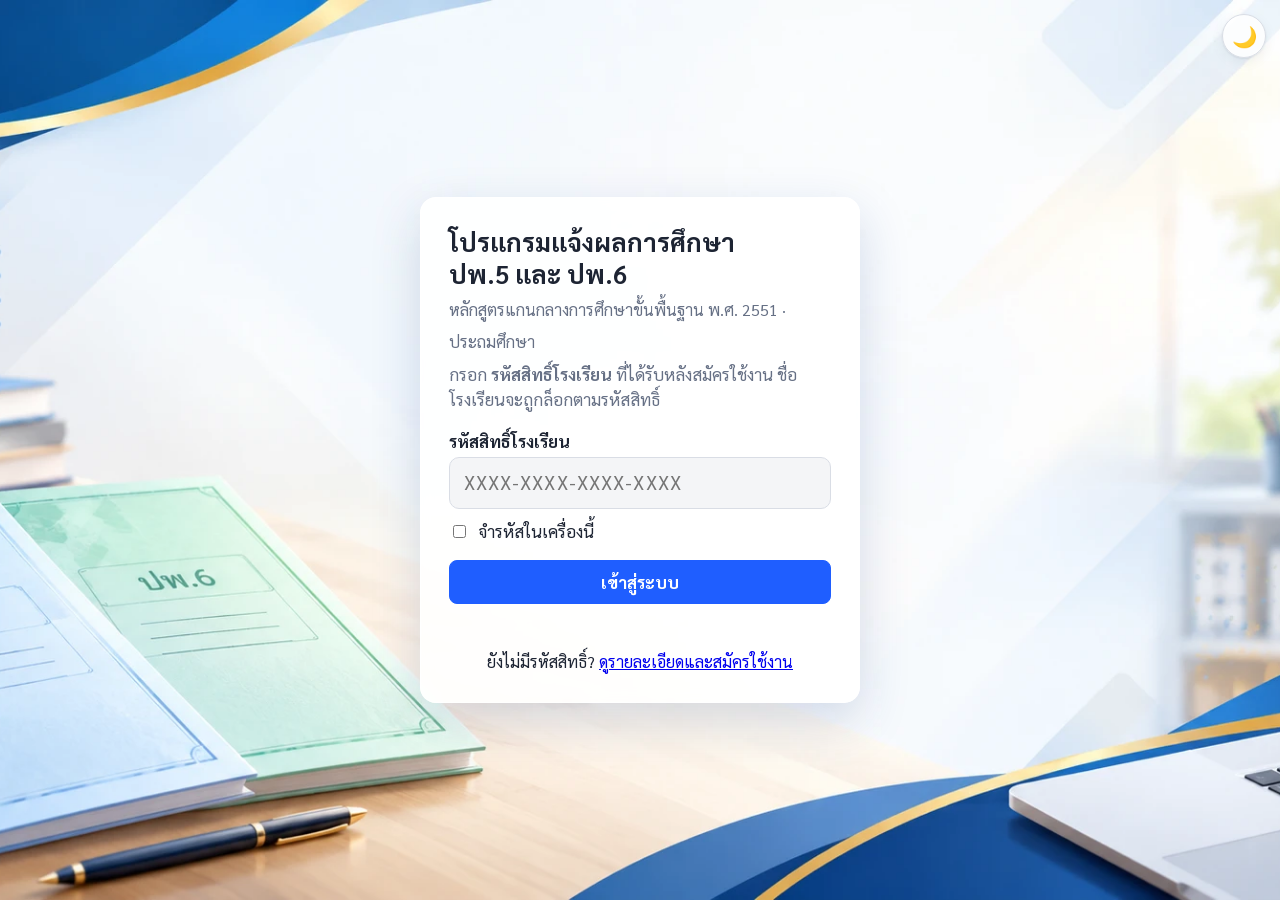
<file: index.html>
<!doctype html>
<html lang="th">
<head>
<meta charset="utf-8">
<meta name="viewport" content="width=device-width, initial-scale=1, viewport-fit=cover">
<meta name="theme-color" content="#1f5eff">
<title>โปรแกรมแจ้งผลการศึกษา ปพ.5 และ ปพ.6 หลักสูตร 2551</title>
<script src="js/theme.js"></script>
<link rel="stylesheet" href="css/pp-app.css">
<link rel="stylesheet" href="css/ui.css">
<link rel="stylesheet" href="css/web.css">
<style id="xl-css"></style>
</head>
<body>

<!-- ============ เข้าสู่ระบบ ============ -->
<main id="login" class="login">
  <button class="btn theme-fab" type="button" data-theme-toggle aria-label="สลับโหมดมืด/สว่าง">🌙</button>
  <form id="login-form" class="login-card" autocomplete="off">
    <h1>โปรแกรมแจ้งผลการศึกษา <span class="nw">ปพ.5 และ ปพ.6</span><br><small>หลักสูตรแกนกลางการศึกษาขั้นพื้นฐาน พ.ศ. 2551 · ประถมศึกษา</small></h1>
    <p class="lead">กรอก <b>รหัสสิทธิ์โรงเรียน</b> ที่ได้รับหลังสมัครใช้งาน ชื่อโรงเรียนจะถูกล็อกตามรหัสสิทธิ์</p>
    <label for="login-code">รหัสสิทธิ์โรงเรียน</label>
    <input id="login-code" type="text" inputmode="text" spellcheck="false" placeholder="XXXX-XXXX-XXXX-XXXX" required>
    <label class="chk"><input id="login-remember" type="checkbox"> จำรหัสในเครื่องนี้</label>
    <button id="login-go" class="btn primary wide" type="submit">เข้าสู่ระบบ</button>
    <p id="login-err" class="err" role="alert"></p>
    <p class="reg-link">ยังไม่มีรหัสสิทธิ์? <a href="register.html">ดูรายละเอียดและสมัครใช้งาน</a></p>
    <p id="demo-note" class="demo" hidden><b>โหมดทดลอง</b> — ยังไม่ได้ตั้งค่า Supabase ข้อมูลเก็บในเบราว์เซอร์เครื่องนี้เท่านั้น (รหัส <code>DEMO</code>)</p>
  </form>
</main>

<!-- ============ แอป ============ -->
<div id="app" hidden>
  <header class="topbar">
    <div class="brand"><span id="school-name"></span><span class="lock" title="ชื่อโรงเรียนถูกล็อกตามรหัสสิทธิ์">🔒</span><span class="grade" id="grade-label"></span></div>
    <select id="grade-switch" hidden aria-label="ชั้น"></select>
    <span class="grow"></span>
    <span id="savestat" class="savestat"></span>
    <button id="save-now" class="btn">บันทึก</button>
    <button id="open-docs" class="btn" aria-label="เอกสารพิมพ์">เอกสาร</button>
    <button class="btn ghost theme-btn" type="button" data-theme-toggle aria-label="สลับโหมดมืด/สว่าง">🌙</button>
    <button id="logout" class="btn ghost">ออก</button>
  </header>
  <main id="view" class="view"></main>
  <nav id="tabbar" class="tabbar" aria-label="เมนูหลัก"></nav>

  <!-- เอกสารรูปแบบทางการ / ชีทแบบ Excel (ดู · แก้ไข · พิมพ์) -->
  <section id="docviewer" class="docviewer" hidden>
    <div class="sheet-head"><button id="doc-close" class="btn">← กลับ</button><h2 id="sheet-title"></h2><div id="sheet-tools" class="tools"></div></div>
    <div id="sheet-scroll" class="sheet-scroll"><div id="sheet-host"></div></div>
  </section>
  <div id="loading" class="loading"><div class="spin"></div><p id="loading-msg">กำลังโหลด...</p></div>
</div>

<div id="modal" class="modal" hidden></div>
<div id="toasts" class="toasts" aria-live="polite"></div>
<div id="print-root"></div>

<input id="dmc-file" type="file" accept=".xlsx" hidden>
<input id="logo-file" type="file" accept="image/png,image/jpeg,image/gif,image/bmp,image/webp" hidden>
<script src="js/pp-config.js"></script>
<script src="js/engine.js"></script>
<script src="js/render.js"></script>
<script src="js/assess.js"></script>
<script src="js/dmc.js"></script>
<script src="js/backend.js"></script>
<script src="js/app.js"></script>
<script src="js/ui.js"></script>
</body>
</html>
</file>
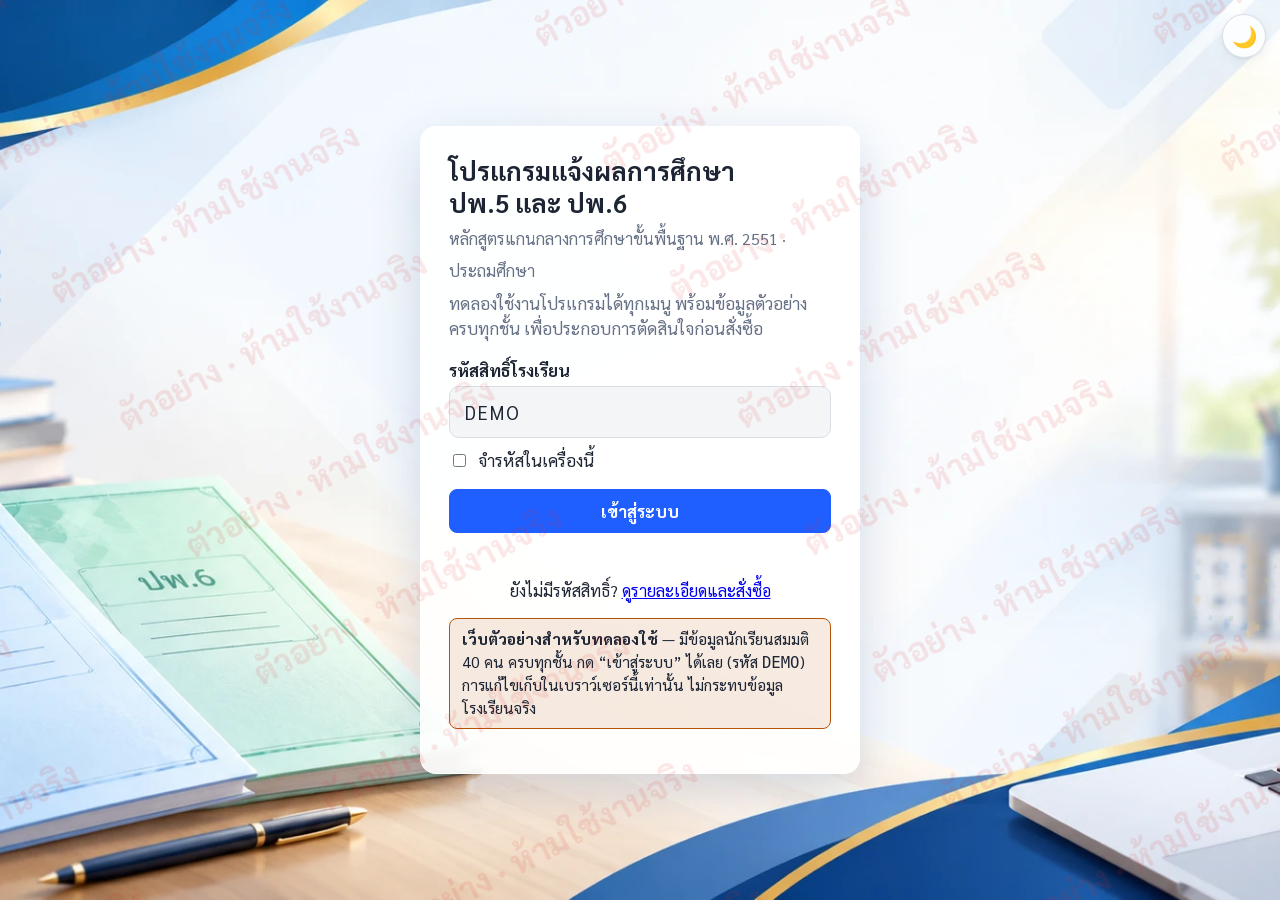
<file: demo/index.html>
<!doctype html>
<html lang="th">
<head>
<meta charset="utf-8">
<meta name="viewport" content="width=device-width, initial-scale=1, viewport-fit=cover">
<meta name="theme-color" content="#1f5eff">
<title>ทดลองใช้ — โปรแกรมแจ้งผลการศึกษา ปพ.5 และ ปพ.6 หลักสูตร 2551</title>
<meta name="robots" content="noindex">
<script src="js/theme.js"></script>
<link rel="stylesheet" href="css/pp-app.css">
<link rel="stylesheet" href="css/ui.css">
<link rel="stylesheet" href="css/web.css">
<style id="xl-css"></style>
</head>
<body>

<!-- ============ เข้าสู่ระบบ ============ -->
<main id="login" class="login">
  <button class="btn theme-fab" type="button" data-theme-toggle aria-label="สลับโหมดมืด/สว่าง">🌙</button>
  <form id="login-form" class="login-card" autocomplete="off">
    <h1>โปรแกรมแจ้งผลการศึกษา <span class="nw">ปพ.5 และ ปพ.6</span><br><small>หลักสูตรแกนกลางการศึกษาขั้นพื้นฐาน พ.ศ. 2551 · ประถมศึกษา</small></h1>
    <p class="lead">ทดลองใช้งานโปรแกรมได้ทุกเมนู พร้อมข้อมูลตัวอย่างครบทุกชั้น เพื่อประกอบการตัดสินใจก่อนสั่งซื้อ</p>
    <label for="login-code">รหัสสิทธิ์โรงเรียน</label>
    <input id="login-code" type="text" inputmode="text" spellcheck="false" placeholder="XXXX-XXXX-XXXX-XXXX" required>
    <label class="chk"><input id="login-remember" type="checkbox"> จำรหัสในเครื่องนี้</label>
    <button id="login-go" class="btn primary wide" type="submit">เข้าสู่ระบบ</button>
    <p id="login-err" class="err" role="alert"></p>
    <p class="reg-link">ยังไม่มีรหัสสิทธิ์? <a href="../register.html">ดูรายละเอียดและสั่งซื้อ</a></p>
    <p id="demo-note" class="demo"><b>เว็บตัวอย่างสำหรับทดลองใช้</b> — มีข้อมูลนักเรียนสมมติ 40 คน ครบทุกชั้น กด “เข้าสู่ระบบ” ได้เลย (รหัส <code>DEMO</code>) การแก้ไขเก็บในเบราว์เซอร์นี้เท่านั้น ไม่กระทบข้อมูลโรงเรียนจริง</p>
  </form>
</main>

<!-- ============ แอป ============ -->
<div id="app" hidden>
  <header class="topbar">
    <div class="brand"><span id="school-name"></span><span class="lock" title="ชื่อโรงเรียนถูกล็อกตามรหัสสิทธิ์">🔒</span><span class="grade" id="grade-label"></span></div>
    <select id="grade-switch" hidden aria-label="ชั้น"></select>
    <span class="grow"></span>
    <span id="savestat" class="savestat"></span>
    <button id="save-now" class="btn">บันทึก</button>
    <button id="open-docs" class="btn" aria-label="เอกสารพิมพ์">เอกสาร</button>
    <button class="btn ghost theme-btn" type="button" data-theme-toggle aria-label="สลับโหมดมืด/สว่าง">🌙</button>
    <button id="logout" class="btn ghost">ออก</button>
  </header>
  <main id="view" class="view"></main>
  <nav id="tabbar" class="tabbar" aria-label="เมนูหลัก"></nav>

  <!-- เอกสารรูปแบบทางการ / ชีทแบบ Excel (ดู · แก้ไข · พิมพ์) -->
  <section id="docviewer" class="docviewer" hidden>
    <div class="sheet-head"><button id="doc-close" class="btn">← กลับ</button><h2 id="sheet-title"></h2><div id="sheet-tools" class="tools"></div></div>
    <div id="sheet-scroll" class="sheet-scroll"><div id="sheet-host"></div></div>
  </section>
  <div id="loading" class="loading"><div class="spin"></div><p id="loading-msg">กำลังโหลด...</p></div>
</div>

<div id="modal" class="modal" hidden></div>
<div id="toasts" class="toasts" aria-live="polite"></div>
<div id="print-root"></div>

<input id="dmc-file" type="file" accept=".xlsx" hidden>
<input id="logo-file" type="file" accept="image/png,image/jpeg,image/gif,image/bmp,image/webp" hidden>
<script src="js/pp-config.js"></script>
<script src="js/engine.js"></script>
<script src="js/render.js"></script>
<script src="js/assess.js"></script>
<script src="js/dmc.js"></script>
<script src="js/backend.js"></script>
<script src="js/app.js"></script>
<script src="js/ui.js"></script>
</body>
</html>
</file>
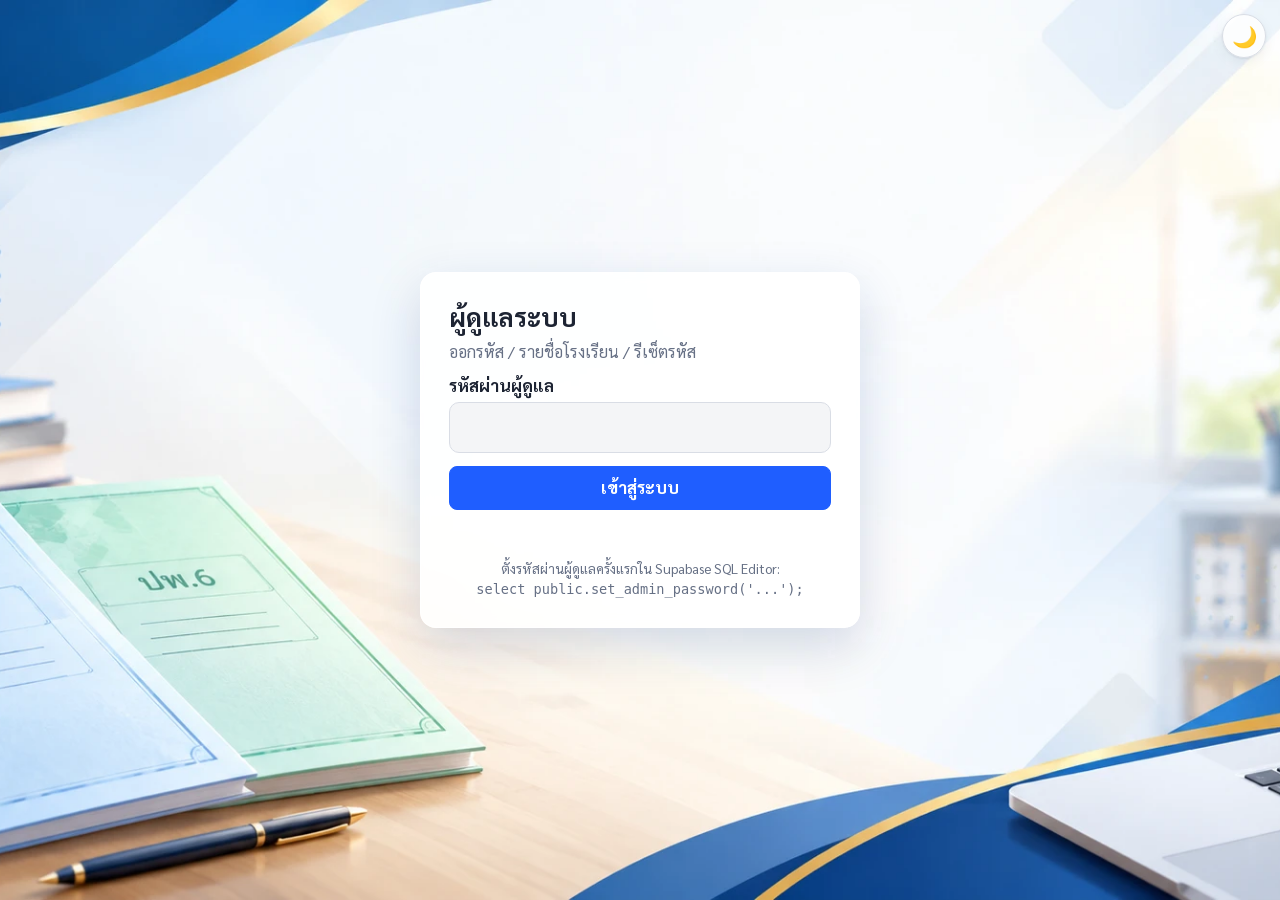
<file: admin.html>
<!doctype html>
<html lang="th">
<head>
<meta charset="utf-8">
<meta name="viewport" content="width=device-width, initial-scale=1, viewport-fit=cover">
<meta name="robots" content="noindex, nofollow">
<meta name="theme-color" content="#1f5eff">
<title>ผู้ดูแลระบบ — โปรแกรมแจ้งผลการศึกษา ปพ.5 และ ปพ.6</title>
<script src="js/theme.js?v=20261017j"></script>
<link rel="stylesheet" href="css/pp-app.css?v=20261017j">
<link rel="stylesheet" href="css/ui.css?v=20261017j">
<link rel="stylesheet" href="css/admin.css?v=20261017j">
</head>
<body class="admin">

<main id="a-login" class="login">
  <button class="btn theme-fab" type="button" data-theme-toggle aria-label="สลับโหมดมืด/สว่าง">🌙</button>
  <form id="a-login-form" class="login-card" autocomplete="off">
    <h1>ผู้ดูแลระบบ<br><small>ออกรหัส / รายชื่อโรงเรียน / รีเซ็ตรหัส</small></h1>
    <label for="a-pass">รหัสผ่านผู้ดูแล</label>
    <input id="a-pass" type="password" autocomplete="current-password" required>
    <button class="btn primary wide" type="submit">เข้าสู่ระบบ</button>
    <p id="a-err" class="err" role="alert"></p>
    <p id="a-demo" class="demo" hidden><b>โหมดทดลอง</b> — ยังไม่ได้ตั้งค่า Supabase ข้อมูลเก็บในเบราว์เซอร์นี้ (รหัสผ่าน <code>DEMO-ADMIN</code>)</p>
    <p class="fine">ตั้งรหัสผ่านผู้ดูแลครั้งแรกใน Supabase SQL Editor:<br><code>select public.set_admin_password('...');</code></p>
  </form>
</main>

<div id="a-app" hidden>
  <header class="topbar row sp">
    <div class="brand">ผู้ดูแลระบบ</div>
    <div class="row"><a class="btn" href="./">เปิดโปรแกรม</a><button class="btn theme-btn" type="button" data-theme-toggle aria-label="สลับโหมดมืด/สว่าง">🌙</button><button id="a-logout" class="btn">ออก</button></div>
  </header>
  <div class="a-wrap">
    <section class="card" id="o-card">
      <div class="row sp" style="margin-bottom:8px">
        <h3 style="margin:0">คำสั่งซื้อ (สมัครใช้งานอัตโนมัติ) <span id="o-count" class="hint"></span></h3>
        <div class="row">
          <div class="seg" id="o-filter"><button data-f="wait" class="on">รอตรวจ</button><button data-f="all">ทั้งหมด</button></div>
          <button class="btn" id="o-settings">ตั้งค่าราคา / บัญชี</button>
          <a class="btn" href="register.html" target="_blank" rel="noopener">เปิดหน้าสั่งซื้อ ↗</a>
        </div>
      </div>
      <p class="hint" id="o-live" style="margin:0 0 6px"></p>
      <div id="o-alert" class="o-alert" hidden></div>
      <p class="hint" id="o-summary"></p>
      <div class="tw a-tw"><table class="t a-table"><thead><tr><th>วันที่ / เลขที่</th><th class="stk">โรงเรียน</th><th>ผู้ติดต่อ</th><th>ชั้น / ยอด</th><th>ผลตรวจสลิป</th><th>สถานะ</th><th style="min-width:230px">จัดการ</th></tr></thead><tbody id="o-body"></tbody></table></div>
    </section>

    <section class="card" id="issue-card">
      <h3>ออกรหัสให้โรงเรียนใหม่</h3>
      <div class="a-issue">
        <label class="fld"><span>ชื่อโรงเรียน (1 บรรทัด = 1 โรงเรียน วางหลายโรงเรียนพร้อมกันได้)</span>
          <textarea id="i-names" rows="4" placeholder="โรงเรียนบ้านตัวอย่าง&#10;โรงเรียนวัดตัวอย่าง"></textarea></label>
        <div>
          <div class="fld"><span>ชั้นที่ใช้ได้</span><div id="i-grades" class="gchk"></div></div>
          <label class="fld"><span>หมายเหตุ (ไม่บังคับ เช่น ชำระแล้ว / ผู้ติดต่อ)</span><input id="i-note" type="text" class="in"></label>
          <button id="i-go" class="btn primary" style="margin-top:10px">ออกรหัส</button>
        </div>
      </div>
    </section>

    <section class="card">
      <div class="row sp" style="margin-bottom:8px">
        <h3 style="margin:0">โรงเรียนทั้งหมด <span id="l-count" class="hint"></span></h3>
        <div class="row">
          <input id="l-q" class="in" type="search" placeholder="ค้นหาชื่อ / หมายเหตุ" style="width:16rem">
          <div class="seg" id="l-filter"><button data-f="all" class="on">ทั้งหมด</button><button data-f="on">ใช้งาน</button><button data-f="off">ระงับ</button></div>
          <button id="l-refresh" class="btn">รีเฟรช</button>
        </div>
      </div>
      <div class="tw a-tw"><table class="t a-table"><thead><tr><th class="stk">โรงเรียน</th><th>ชั้น</th><th>สถานะ</th><th>บันทึกล่าสุด</th><th>หมายเหตุ</th><th>ออกรหัสเมื่อ</th><th style="min-width:250px">จัดการ</th></tr></thead><tbody id="l-body"></tbody></table></div>
    </section>
  </div>
</div>

<div id="modal" class="modal" hidden></div>
<div id="toasts" class="toasts"></div>

<script src="js/pp-config.js?v=20261017j"></script>
<script src="js/admin.js?v=20261017j"></script>
</body>
</html>
</file>
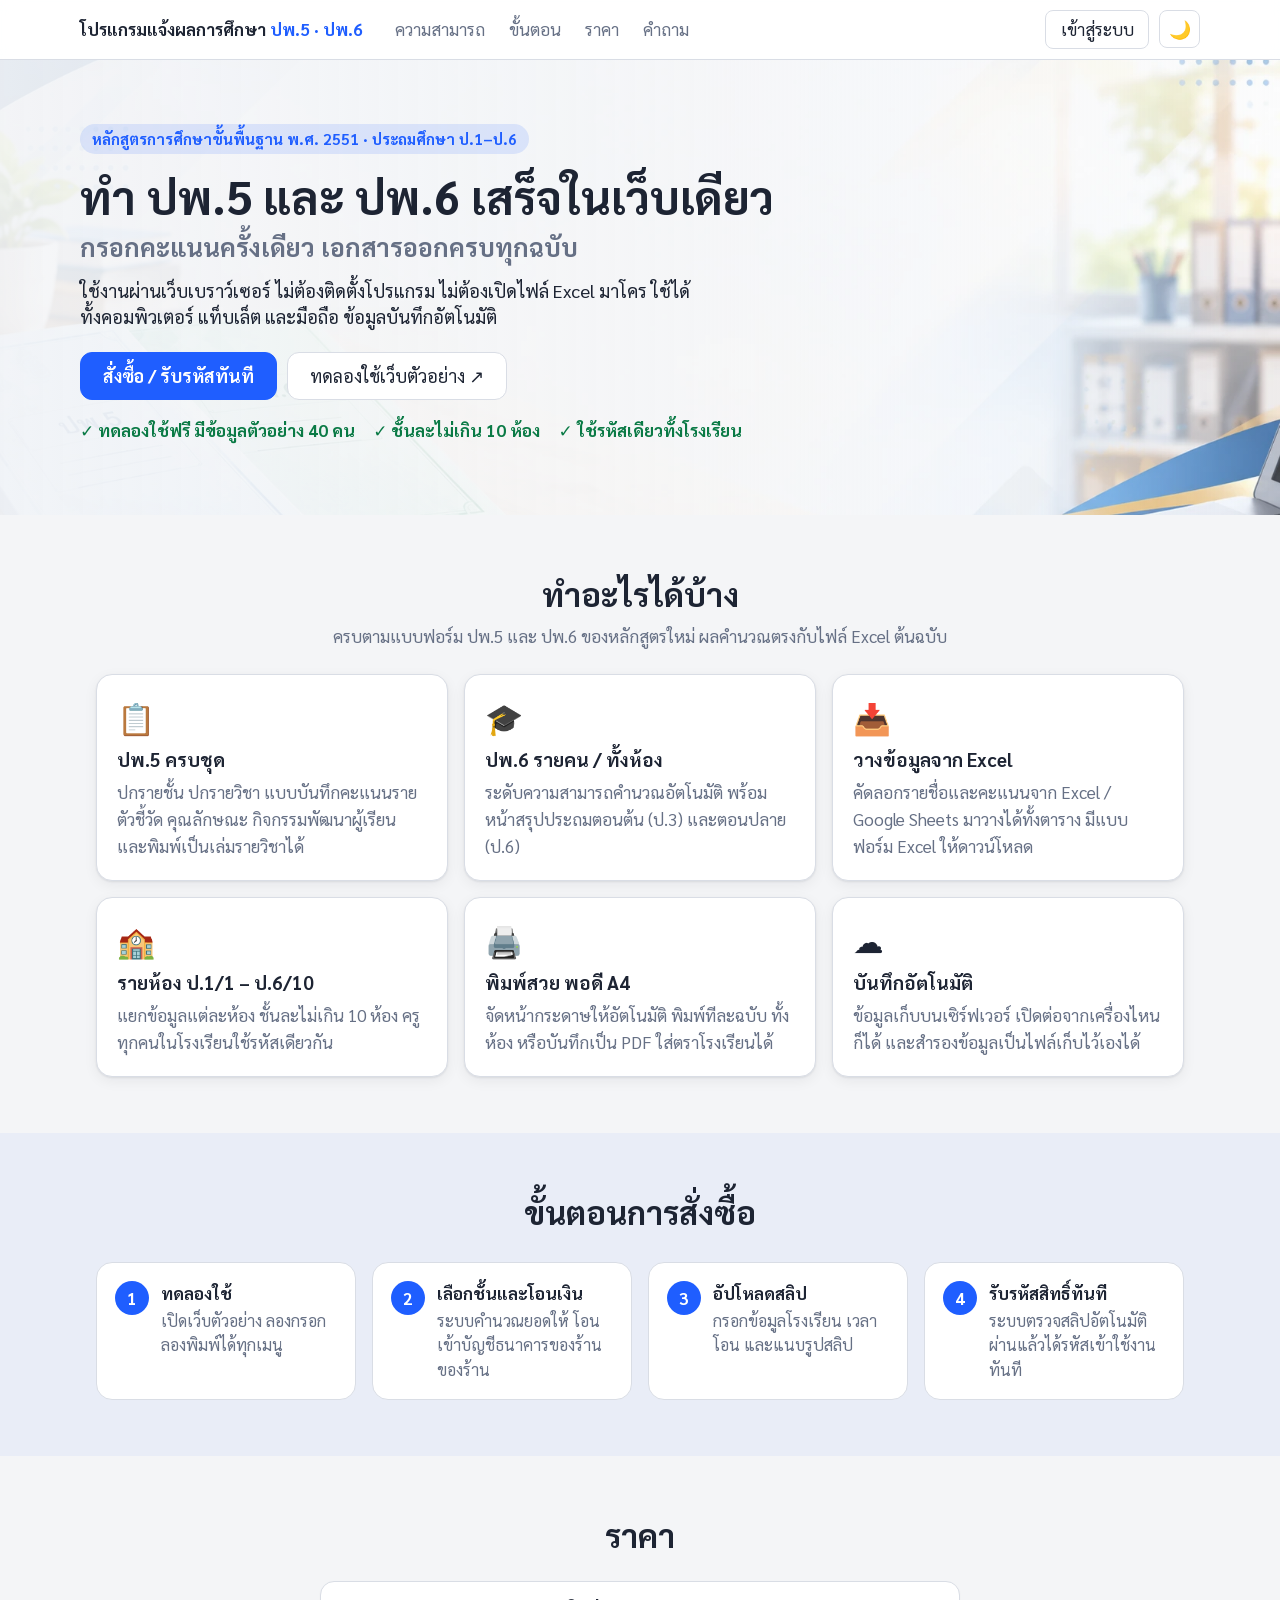
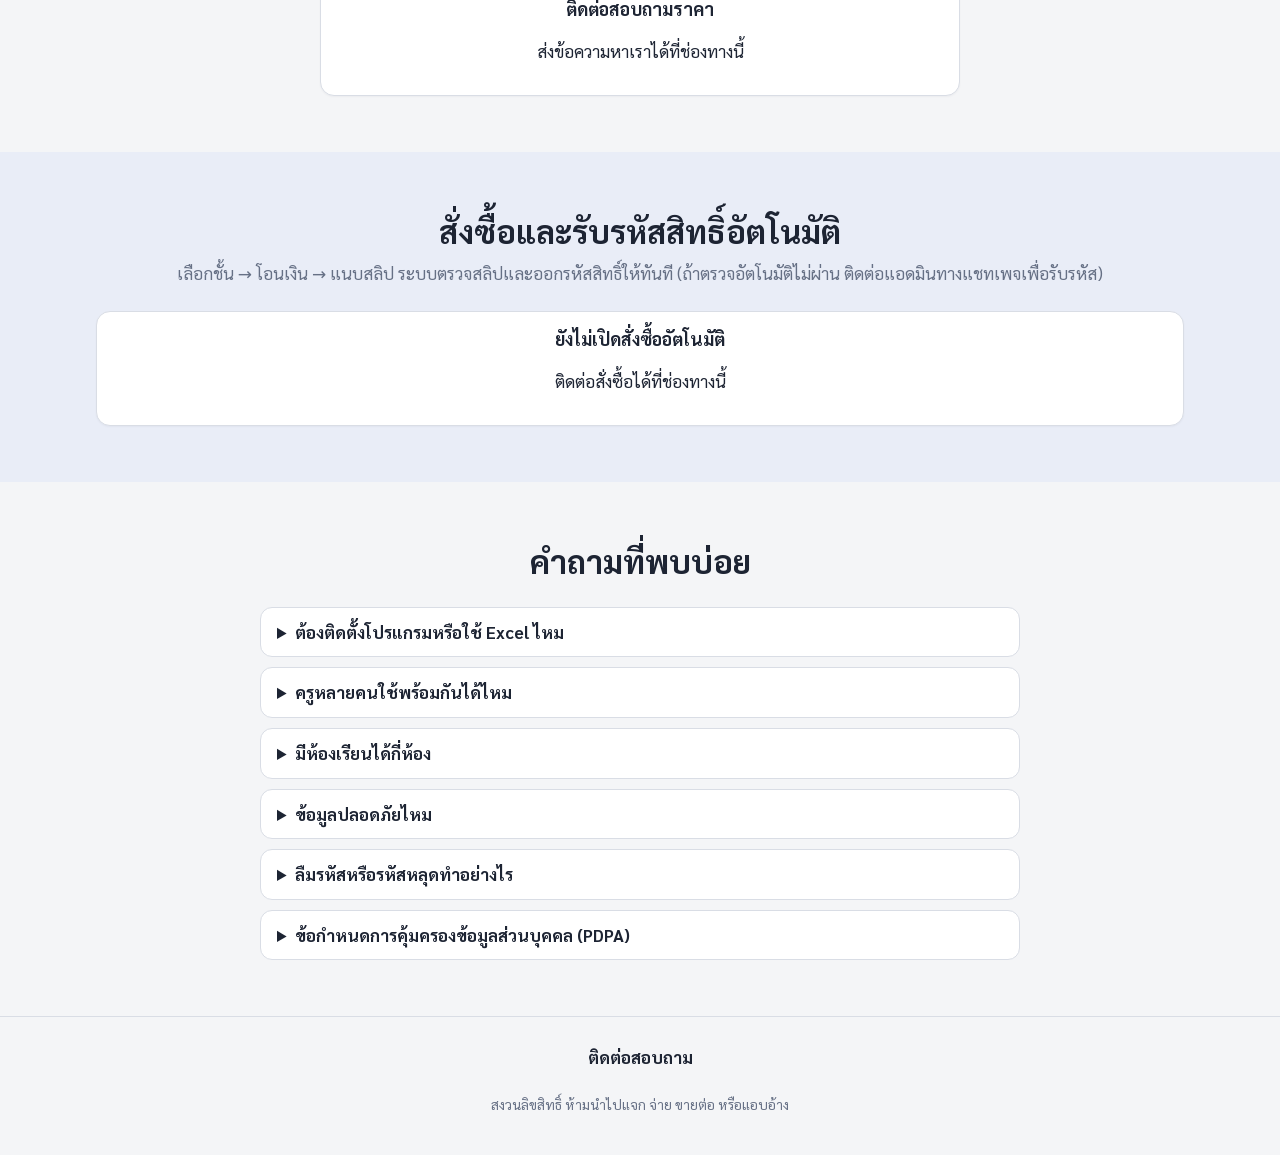
<file: register.html>
<!doctype html>
<html lang="th">
<head>
<meta charset="utf-8">
<meta name="viewport" content="width=device-width, initial-scale=1, viewport-fit=cover">
<meta name="theme-color" content="#1f5eff">
<meta name="description" content="โปรแกรมแจ้งผลการศึกษา ปพ.5 และ ปพ.6 หลักสูตร 2551 ระดับประถมศึกษา ใช้งานผ่านเว็บ ทดลองใช้ฟรีก่อนสั่งซื้อ">
<title>สมัครใช้งาน — โปรแกรมแจ้งผลการศึกษา ปพ.5 และ ปพ.6</title>
<script src="js/theme.js?v=20261017j"></script>
<link rel="stylesheet" href="css/pp-app.css?v=20261017j">
<link rel="stylesheet" href="css/ui.css?v=20261017j">
<link rel="stylesheet" href="css/register.css?v=20261017j">
</head>
<body class="reg">

<header class="rg-top">
  <a class="rg-brand" href="#top">โปรแกรมแจ้งผลการศึกษา <span>ปพ.5 · ปพ.6</span></a>
  <nav class="rg-nav">
    <a href="#features">ความสามารถ</a><a href="#steps">ขั้นตอน</a><a href="#price">ราคา</a><a href="#faq">คำถาม</a>
  </nav>
  <span class="grow"></span>
  <a class="btn" href="./">เข้าสู่ระบบ</a>
  <button class="btn ghost theme-btn" type="button" data-theme-toggle aria-label="สลับโหมดมืด/สว่าง">🌙</button>
</header>

<main id="top">
  <!-- ===== hero ===== -->
  <section class="rg-hero">
    <div class="rg-hero-in">
      <p class="rg-tag">หลักสูตรการศึกษาขั้นพื้นฐาน พ.ศ. 2551 · ประถมศึกษา ป.1–ป.6</p>
      <h1>ทำ ปพ.5 และ ปพ.6 เสร็จในเว็บเดียว<br><small>กรอกคะแนนครั้งเดียว เอกสารออกครบทุกฉบับ</small></h1>
      <p class="rg-lead">ใช้งานผ่านเว็บเบราว์เซอร์ ไม่ต้องติดตั้งโปรแกรม ไม่ต้องเปิดไฟล์ Excel มาโคร ใช้ได้ทั้งคอมพิวเตอร์ แท็บเล็ต และมือถือ ข้อมูลบันทึกอัตโนมัติ</p>
      <div class="rg-cta">
        <a class="btn primary big" href="#register">สั่งซื้อ / รับรหัสทันที</a>
        <a class="btn big" id="demo-link" href="demo/" target="_blank" rel="noopener">ทดลองใช้เว็บตัวอย่าง ↗</a>
      </div>
      <ul class="rg-points"><li>✓ ทดลองใช้ฟรี มีข้อมูลตัวอย่าง 40 คน</li><li>✓ ชั้นละไม่เกิน 10 ห้อง</li><li>✓ ใช้รหัสเดียวทั้งโรงเรียน</li></ul>
    </div>
  </section>

  <!-- ===== features ===== -->
  <section class="rg-sec" id="features">
    <h2>ทำอะไรได้บ้าง</h2>
    <p class="rg-sub">ครบตามแบบฟอร์ม ปพ.5 และ ปพ.6 ของหลักสูตรใหม่ ผลคำนวณตรงกับไฟล์ Excel ต้นฉบับ</p>
    <div class="rg-grid">
      <div class="rg-card"><i>📋</i><h3>ปพ.5 ครบชุด</h3><p>ปกรายชั้น ปกรายวิชา แบบบันทึกคะแนนรายตัวชี้วัด คุณลักษณะ กิจกรรมพัฒนาผู้เรียน และพิมพ์เป็นเล่มรายวิชาได้</p></div>
      <div class="rg-card"><i>🎓</i><h3>ปพ.6 รายคน / ทั้งห้อง</h3><p>ระดับความสามารถคำนวณอัตโนมัติ พร้อมหน้าสรุปประถมตอนต้น (ป.3) และตอนปลาย (ป.6)</p></div>
      <div class="rg-card"><i>📥</i><h3>วางข้อมูลจาก Excel</h3><p>คัดลอกรายชื่อและคะแนนจาก Excel / Google Sheets มาวางได้ทั้งตาราง มีแบบฟอร์ม Excel ให้ดาวน์โหลด</p></div>
      <div class="rg-card"><i>🏫</i><h3>รายห้อง ป.1/1 – ป.6/10</h3><p>แยกข้อมูลแต่ละห้อง ชั้นละไม่เกิน 10 ห้อง ครูทุกคนในโรงเรียนใช้รหัสเดียวกัน</p></div>
      <div class="rg-card"><i>🖨️</i><h3>พิมพ์สวย พอดี A4</h3><p>จัดหน้ากระดาษให้อัตโนมัติ พิมพ์ทีละฉบับ ทั้งห้อง หรือบันทึกเป็น PDF ใส่ตราโรงเรียนได้</p></div>
      <div class="rg-card"><i>☁️</i><h3>บันทึกอัตโนมัติ</h3><p>ข้อมูลเก็บบนเซิร์ฟเวอร์ เปิดต่อจากเครื่องไหนก็ได้ และสำรองข้อมูลเป็นไฟล์เก็บไว้เองได้</p></div>
    </div>
  </section>

  <!-- ===== steps ===== -->
  <section class="rg-sec alt" id="steps">
    <h2>ขั้นตอนการสั่งซื้อ</h2>
    <ol class="rg-steps">
      <li><b>ทดลองใช้</b><span>เปิดเว็บตัวอย่าง ลองกรอก ลองพิมพ์ได้ทุกเมนู</span></li>
      <li><b>เลือกชั้นและโอนเงิน</b><span>ระบบคำนวณยอดให้ โอนเข้าบัญชีธนาคารของร้านของร้าน</span></li>
      <li><b>อัปโหลดสลิป</b><span>กรอกข้อมูลโรงเรียน เวลาโอน และแนบรูปสลิป</span></li>
      <li><b>รับรหัสสิทธิ์ทันที</b><span>ระบบตรวจสลิปอัตโนมัติ ผ่านแล้วได้รหัสเข้าใช้งานทันที</span></li>
    </ol>
  </section>

  <!-- ===== price ===== -->
  <section class="rg-sec" id="price">
    <h2>ราคา</h2>
    <div id="packages"></div>
  </section>

  <!-- ===== register ===== -->
  <section class="rg-sec alt" id="register">
    <h2>สั่งซื้อและรับรหัสสิทธิ์อัตโนมัติ</h2>
    <p class="rg-sub">เลือกชั้น → โอนเงิน → แนบสลิป ระบบตรวจสลิปและออกรหัสสิทธิ์ให้ทันที (ถ้าตรวจอัตโนมัติไม่ผ่าน ติดต่อแอดมินทางแชทเพจเพื่อรับรหัส)</p>
    <div id="order-closed" class="card rg-ask" hidden></div>
    <form id="order-form" class="rg-order" autocomplete="on" novalidate>
      <div class="card rg-stepcard">
        <h3><span class="rg-n">1</span> เลือกชั้นที่ต้องการใช้งาน</h3>
        <div class="rg-grades">
          <label class="chk"><input type="checkbox" name="grades" value="1"> ป.1</label><label class="chk"><input type="checkbox" name="grades" value="2"> ป.2</label>
          <label class="chk"><input type="checkbox" name="grades" value="3"> ป.3</label><label class="chk"><input type="checkbox" name="grades" value="4"> ป.4</label>
          <label class="chk"><input type="checkbox" name="grades" value="5"> ป.5</label><label class="chk"><input type="checkbox" name="grades" value="6"> ป.6</label>
          <button type="button" class="btn sm" id="all-grades">เลือกทุกชั้น</button>
        </div>
        <p class="hint" id="price-note"></p>
        <div class="rg-total">ยอดที่ต้องโอน <b id="amount">–</b> บาท</div>
      </div>
      <div class="card rg-stepcard">
        <h3><span class="rg-n">2</span> โอนเงินเข้าบัญชี</h3>
        <div class="rg-bankbox">
          <div><span class="hint">ธนาคาร</span><b id="bk-bank"></b></div>
          <div><span class="hint">เลขที่บัญชี</span><b id="bk-no" class="rg-accno"></b> <button type="button" class="btn sm" id="copy-acc">คัดลอก</button></div>
          <div><span class="hint">ชื่อบัญชี</span><b id="bk-name"></b></div>
          <div><span class="hint">ยอดโอน</span><b class="rg-amt2"><span id="amount2">–</span> บาท</b></div>
        </div>
        <p class="hint">โอนให้ <b>ตรงยอด</b> (รวมเศษสตางค์ถ้ามี) และเก็บสลิปไว้ — สลิปต้องมี QR code ให้ตรวจได้ (สลิปจากแอปธนาคารทุกธนาคารมี QR)</p>
      </div>
      <div class="card rg-stepcard">
        <h3><span class="rg-n">3</span> ข้อมูลโรงเรียนและสลิป</h3>
        <div class="grid2">
          <label class="fld full"><span>ชื่อโรงเรียน (จะแสดงบนเอกสารทุกฉบับ และแก้เองไม่ได้) <b class="req">*</b></span><input name="school" required maxlength="200" placeholder="เช่น โรงเรียนบ้านตัวอย่าง"></label>
          <div class="fld full"><span>วันและเวลาที่โอน (ตามสลิป) <b class="req">*</b></span>
            <div class="rg-dt" id="tdt"><select name="t_d" aria-label="วันที่"></select><select name="t_m" aria-label="เดือน"></select><select name="t_y" aria-label="ปี พ.ศ."></select>
              <span class="rg-at">เวลา</span><select name="t_hh" aria-label="ชั่วโมง"></select><b>:</b><select name="t_mi" aria-label="นาที"></select><span class="rg-at">น.</span></div>
            <small class="hint">เวลาแบบ 24 ชั่วโมงตามสลิป เช่น 20:49 (= 2 ทุ่ม 49 นาที)</small></div>
          <div class="fld full"><span>รูปสลิปการโอนเงิน <b class="req">*</b></span>
            <label class="rg-slip"><input type="file" id="slip" accept="image/*"><span id="slip-label">📎 เลือกรูปสลิป</span></label></div>
          <div class="fld full"><img id="slip-preview" class="rg-slipimg" alt="ตัวอย่างสลิป" hidden><p id="slip-qr" class="hint" hidden></p></div>
          <label class="rg-hp" aria-hidden="true">เว็บไซต์ <input name="website" tabindex="-1" autocomplete="off"></label>
        </div>
        <label class="chk rg-consent"><input type="checkbox" id="consent"> <span>ยอมรับ<a href="#pdpa" id="pdpa-link">ข้อกำหนดการคุ้มครองข้อมูลส่วนบุคคล (PDPA)</a> และยินยอมให้ส่งรูปสลิปไปยังบริการตรวจสลิปเพื่อยืนยันการชำระเงิน</span></label>
        <p id="reg-err" class="err" role="alert"></p>
        <button class="btn primary big wide" type="submit" id="reg-go">ส่งสลิปและรับรหัสสิทธิ์</button>
      </div>
    </form>
    <div id="reg-done" class="card rg-done" hidden></div>
  </section>

  <!-- ===== faq ===== -->
  <section class="rg-sec" id="faq">
    <h2>คำถามที่พบบ่อย</h2>
    <div class="rg-faq">
      <details><summary>ต้องติดตั้งโปรแกรมหรือใช้ Excel ไหม</summary><p>ไม่ต้อง ใช้งานผ่านเว็บเบราว์เซอร์ (แนะนำ Google Chrome หรือ Microsoft Edge) ได้ทั้งคอมพิวเตอร์ แท็บเล็ต และมือถือ</p></details>
      <details><summary>ครูหลายคนใช้พร้อมกันได้ไหม</summary><p>ได้ ทั้งโรงเรียนใช้รหัสสิทธิ์เดียวกัน แต่ละห้องมีข้อมูลแยกกัน (ไม่ควรแก้ห้องเดียวกันพร้อมกันหลายเครื่อง)</p></details>
      <details><summary>มีห้องเรียนได้กี่ห้อง</summary><p>ชั้นละไม่เกิน 10 ห้อง (ป.1/1 – ป.1/10) เพิ่มหรือลบห้องได้เองในโปรแกรม</p></details>
      <details><summary>ข้อมูลปลอดภัยไหม</summary><p>ข้อมูลของแต่ละโรงเรียนแยกกัน เข้าถึงได้ด้วยรหัสสิทธิ์ของโรงเรียนเท่านั้น และสำรองข้อมูลเป็นไฟล์เก็บไว้เองได้ทุกเมื่อ</p></details>
      <details><summary>ลืมรหัสหรือรหัสหลุดทำอย่างไร</summary><p>แจ้งผู้ดูแลระบบเพื่อออกรหัสใหม่ รหัสเดิมจะใช้ไม่ได้ทันที ข้อมูลของโรงเรียนยังอยู่ครบ</p></details>
      <details id="pdpa" class="rg-pdpa"><summary>ข้อกำหนดการคุ้มครองข้อมูลส่วนบุคคล (PDPA)</summary>
        <div class="rg-pdpa-body">
          <p>ผู้ให้บริการโปรแกรมให้ความสำคัญกับการคุ้มครองข้อมูลส่วนบุคคลตามพระราชบัญญัติคุ้มครองข้อมูลส่วนบุคคล พ.ศ. 2562 โดยมีข้อกำหนดดังนี้</p>
          <ol>
            <li><b>บทบาทของแต่ละฝ่าย</b> — โรงเรียนเป็น <b>ผู้ควบคุมข้อมูลส่วนบุคคล</b> ของนักเรียนและบุคลากรที่กรอกลงในโปรแกรม ผู้ให้บริการเป็น <b>ผู้ประมวลผลข้อมูลส่วนบุคคล</b> ที่จัดเก็บและประมวลผลตามการใช้งานของโรงเรียนเท่านั้น</li>
            <li><b>ข้อมูลที่จัดเก็บ</b> — (ก) ข้อมูลในโปรแกรม: ชื่อ-สกุล เพศ ร้อยละการเข้าเรียน คะแนน และผลการประเมินของนักเรียน ชื่อครูและผู้บริหาร ตราโรงเรียน (ข) ข้อมูลการสั่งซื้อ: ชื่อโรงเรียน รูปสลิปและข้อมูลการโอนเงิน (ยอดเงิน เวลา ชื่อ/บัญชีผู้โอนตามที่ปรากฏในสลิป) — ไม่จัดเก็บเลขประจำตัวประชาชน ที่อยู่ หรือข้อมูลอ่อนไหวของนักเรียน</li>
            <li><b>วัตถุประสงค์</b> — ใช้เพื่อจัดทำเอกสารแจ้งผลการเรียน ปพ.5 / ปพ.6 ของโรงเรียน และใช้ข้อมูลการสั่งซื้อและสลิปเพื่อยืนยันการชำระเงิน ออกรหัสสิทธิ์ และให้ความช่วยเหลือการใช้งานเท่านั้น (รูปสลิปถูกส่งไปยังผู้ให้บริการตรวจสลิป EasySlip เพื่อตรวจกับข้อมูลธนาคาร) <b>ไม่ขาย ไม่เปิดเผย และไม่นำไปใช้เพื่อการตลาดหรือวัตถุประสงค์อื่น</b></li>
            <li><b>การจัดเก็บและความปลอดภัย</b> — ข้อมูลเก็บบนฐานข้อมูลคลาวด์ (Supabase) รับส่งผ่านการเชื่อมต่อที่เข้ารหัส (HTTPS) ข้อมูลของแต่ละโรงเรียนแยกกัน เข้าถึงได้ด้วยรหัสสิทธิ์ของโรงเรียนนั้นเท่านั้น และรหัสสิทธิ์จัดเก็บแบบเข้ารหัสทางเดียว (hash)</li>
            <li><b>ผู้ที่เข้าถึงข้อมูลได้</b> — ผู้ที่ได้รับรหัสสิทธิ์จากโรงเรียน (โรงเรียนควรเก็บรหัสเป็นความลับ และขอรีเซ็ตรหัสได้ทันทีเมื่อสงสัยว่ารหัสรั่วไหล) และผู้ดูแลระบบเฉพาะกรณีจำเป็นเพื่อแก้ไขปัญหาหรือกู้คืนข้อมูลตามคำขอของโรงเรียน</li>
            <li><b>ระยะเวลาการจัดเก็บ</b> — เก็บไว้ตลอดระยะเวลาที่โรงเรียนใช้บริการ เมื่อสิ้นสุดการใช้บริการหรือโรงเรียนร้องขอ ผู้ให้บริการจะลบข้อมูลของโรงเรียนออกจากระบบ (แนะนำให้กด “สำรองข้อมูล” เก็บไว้ก่อน) ข้อมูลการสมัครที่ไม่ได้สั่งซื้อจะถูกลบเมื่อไม่มีความจำเป็นต้องใช้</li>
            <li><b>สิทธิของเจ้าของข้อมูล</b> — โรงเรียนดู แก้ไข ลบ และส่งออกข้อมูลได้เองในโปรแกรมทุกเมื่อ ผู้ปกครองหรือนักเรียนที่ต้องการใช้สิทธิเกี่ยวกับข้อมูลของตน ให้ติดต่อโรงเรียน ส่วนผู้สั่งซื้อขอดู แก้ไข หรือลบข้อมูลการสั่งซื้อได้ทางช่องทางติดต่อท้ายหน้านี้</li>
            <li><b>ข้อมูลในเบราว์เซอร์</b> — โปรแกรมเก็บข้อมูลชั่วคราว (ฉบับร่างที่ยังไม่บันทึก การตั้งค่าโหมดมืด/สว่าง และรหัสเมื่อเลือก “จำรหัสในเครื่องนี้”) ไว้ในเบราว์เซอร์ของเครื่องที่ใช้งาน ไม่ใช้คุกกี้ติดตามหรือโฆษณา — ไม่ควรเลือกจำรหัสบนเครื่องสาธารณะ</li>
            <li><b>กรณีเกิดเหตุละเมิดข้อมูล</b> — ผู้ให้บริการจะแจ้งโรงเรียนโดยไม่ชักช้าเมื่อทราบเหตุ พร้อมรายละเอียดและแนวทางแก้ไข เพื่อให้โรงเรียนดำเนินการตามที่กฎหมายกำหนดได้</li>
          </ol>
          <p class="hint">ข้อกำหนดนี้อาจปรับปรุงตามกฎหมายหรือการให้บริการ โดยจะแสดงฉบับล่าสุดไว้ที่หน้านี้ · สอบถามเรื่องข้อมูลส่วนบุคคลได้ทางช่องทางติดต่อท้ายหน้า</p>
        </div></details>
    </div>
  </section>
</main>

<footer class="rg-foot">
  <div id="contact"></div>
  <p class="fine">สงวนลิขสิทธิ์ ห้ามนำไปแจก จ่าย ขายต่อ หรือแอบอ้าง</p>
  <p class="rg-stats" id="rg-stats" hidden></p>
</footer>

<div id="toasts" class="toasts" aria-live="polite"></div>
<script src="js/pp-config.js?v=20261017j"></script>
<script src="js/vendor/jsQR.js?v=1.4.0"></script>
<script src="js/register.js?v=20261017j"></script>
</body>
</html>
</file>
<file: css/pp-app.css>
@font-face{font-family:'TH Sarabun New';font-style:normal;font-weight:400;font-display:swap;src:url(../fonts/thsarabunnew-400.woff) format('woff')}
@font-face{font-family:'TH Sarabun New';font-style:normal;font-weight:700;font-display:swap;src:url(../fonts/thsarabunnew-700.woff) format('woff')}
@font-face{font-family:'Sarabun';font-style:normal;font-weight:400;font-display:swap;src:url(../fonts/sarabun-thai-400-normal.woff2) format('woff2');unicode-range:U+0E01-0E5B,U+200B-200D,U+25CC}
@font-face{font-family:'Sarabun';font-style:normal;font-weight:400;font-display:swap;src:url(../fonts/sarabun-latin-400-normal.woff2) format('woff2');unicode-range:U+0000-00FF,U+0131,U+0152-0153,U+02BB-02BC,U+02C6,U+02DA,U+02DC,U+2000-206F,U+20AC,U+2122,U+2191,U+2193,U+2212,U+2215,U+FEFF,U+FFFD}
@font-face{font-family:'Sarabun';font-style:normal;font-weight:700;font-display:swap;src:url(../fonts/sarabun-thai-700-normal.woff2) format('woff2');unicode-range:U+0E01-0E5B,U+200B-200D,U+25CC}
@font-face{font-family:'Sarabun';font-style:normal;font-weight:700;font-display:swap;src:url(../fonts/sarabun-latin-700-normal.woff2) format('woff2');unicode-range:U+0000-00FF,U+0131,U+0152-0153,U+02BB-02BC,U+02C6,U+02DA,U+02DC,U+2000-206F,U+20AC,U+2122,U+2191,U+2193,U+2212,U+2215,U+FEFF,U+FFFD}
[hidden]{display:none !important}
:root{
  --bg:#f4f5f7; --panel:#fff; --ink:#1d2433; --muted:#667085; --line:#d9dde5; --brand:#1f5eff; --brand-ink:#fff;
  --ok:#0a7a45; --warn:#b45309; --err:#c0262d; --nav:#fbfbfd; --shadow:0 1px 2px rgba(16,24,40,.08),0 4px 14px rgba(16,24,40,.06);
}
@media (prefers-color-scheme: dark){:root:not([data-theme="light"]){ --bg:#14171d; --panel:#1c212b; --ink:#e8ebf2; --muted:#98a2b3; --line:#2d3544; --brand:#6b93ff; --brand-ink:#0b1020; --nav:#181c25; --ok:#4ade80; --warn:#fbbf24; --err:#f87171; }}
:root[data-theme="dark"]{ --bg:#14171d; --panel:#1c212b; --ink:#e8ebf2; --muted:#98a2b3; --line:#2d3544; --brand:#6b93ff; --brand-ink:#0b1020; --nav:#181c25; --ok:#4ade80; --warn:#fbbf24; --err:#f87171; }
*{box-sizing:border-box}
html,body{height:100%}
body{margin:0;background:var(--bg);color:var(--ink);font:1rem/1.45 'Sarabun','TH Sarabun New',system-ui,sans-serif}
button,input,select{font:inherit;color:inherit}
.grow{flex:1}
.btn{border:1px solid var(--line);background:var(--panel);padding:.35rem .85rem;border-radius:8px;cursor:pointer;min-height:36px}
.btn:hover{border-color:var(--brand)}
.btn.primary{background:var(--brand);color:var(--brand-ink);border-color:var(--brand);font-weight:600}
.btn.ghost{background:transparent}
.btn.wide{width:100%;min-height:44px;margin-top:.75rem}
.btn:disabled{opacity:.6;cursor:default}
.icon{background:none;border:0;font-size:1.4rem;cursor:pointer;display:none;padding:.2rem .5rem}

/* login */
.login{min-height:100%;display:grid;place-items:center;padding:24px 16px;background:#eef4fb url('../img/login-bg.webp') center/cover no-repeat}
.login{position:relative}
.login .login-card{background:color-mix(in srgb,var(--panel) 88%,transparent);-webkit-backdrop-filter:blur(6px);backdrop-filter:blur(6px);box-shadow:0 18px 50px rgba(20,60,140,.18);border-color:color-mix(in srgb,var(--panel) 70%,transparent);color:var(--ink)}
/* ปุ่มสลับโหมดมืด/สว่าง */
.theme-fab{position:absolute;top:max(14px,env(safe-area-inset-top));right:14px;width:44px;height:44px;padding:0;border-radius:99px;font-size:1.2rem;background:color-mix(in srgb,var(--panel) 85%,transparent);box-shadow:var(--shadow);z-index:2}
.theme-btn{min-width:40px;padding:.3rem .5rem !important;font-size:1.05rem}
@media (max-width:700px){.login{background-position:18% bottom}}
.login-card{background:var(--panel);width:min(440px,100%);padding:28px;border-radius:16px;box-shadow:var(--shadow);border:1px solid var(--line)}
.login-card h1{font-size:1.5rem;margin:0 0 .5rem;line-height:1.25}
.login-card h1 small{font-size:.95rem;font-weight:400;color:var(--muted)}
.lead{color:var(--muted);margin:.25rem 0 1rem}
.login-card label{display:block;font-weight:600;margin:.5rem 0 .25rem}
.login-card label.chk{font-weight:400;display:flex;gap:.5rem;align-items:center;margin-top:.6rem}
.login-card input[type=text]{width:100%;padding:.65rem .8rem;border:1px solid var(--line);border-radius:10px;background:var(--bg);letter-spacing:.06em;font-size:1.1rem}
.login-card input[type=text]:focus{outline:2px solid var(--brand);outline-offset:1px}
.err{color:var(--err);min-height:1.4em;margin:.5rem 0 0}
.demo{background:color-mix(in srgb,var(--warn) 12%,transparent);border:1px solid var(--warn);padding:.5rem .7rem;border-radius:8px;font-size:.92rem}
.fine{color:var(--muted);font-size:.8rem;margin:1rem 0 0;text-align:center}
.fine a{color:var(--brand);font-weight:600;white-space:nowrap}
.nw{white-space:nowrap}

/* app shell */
#app{height:100%;display:flex;flex-direction:column}
.topbar{display:flex;align-items:center;gap:.6rem;padding:.45rem .9rem;background:var(--panel);border-bottom:1px solid var(--line);min-height:52px}
.brand{display:flex;align-items:center;gap:.5rem;font-weight:700;font-size:1.1rem}
.brand .lock{font-size:.9rem;opacity:.8}
.brand .grade{background:var(--brand);color:var(--brand-ink);border-radius:999px;padding:0 .6rem;font-size:.9rem}
#grade-switch{padding:.3rem;border-radius:8px;border:1px solid var(--line);background:var(--panel)}
.savestat{font-size:.88rem;color:var(--muted)}
.savestat.ok{color:var(--ok)} .savestat.dirty,.savestat.saving{color:var(--warn)} .savestat.err,.savestat.warn{color:var(--err)}
.shell{flex:1;display:flex;min-height:0}
#nav{width:250px;flex:none;overflow:auto;background:var(--nav);border-right:1px solid var(--line);padding:.5rem}
#nav summary{cursor:pointer;font-weight:700;padding:.4rem .4rem;color:var(--muted);font-size:.9rem;list-style:none}
#nav summary::before{content:'▸ '} #nav details[open]>summary::before{content:'▾ '}
.navitem{display:block;width:100%;text-align:left;border:0;background:none;padding:.32rem .6rem .32rem .9rem;border-radius:8px;cursor:pointer;border-left:4px solid var(--tab,transparent);margin:1px 0;font-size:.95rem}
.navitem:hover{background:color-mix(in srgb,var(--brand) 10%,transparent)}
.navitem.on{background:color-mix(in srgb,var(--brand) 18%,transparent);font-weight:700}
.stage{flex:1;min-width:0;display:flex;flex-direction:column}
.sheet-head{display:flex;gap:1rem;align-items:center;flex-wrap:wrap;padding:.5rem .9rem;border-bottom:1px solid var(--line);background:var(--panel)}
.sheet-head h2{margin:0;font-size:1.05rem}
.tools{display:flex;gap:.5rem;align-items:center;flex:1;flex-wrap:wrap}
.zoom{font-size:.9rem;color:var(--muted)} .zoom select{padding:.2rem;border-radius:6px;border:1px solid var(--line);background:var(--panel)}
.sheet-scroll{flex:1;overflow:auto;padding:14px;background:var(--bg)}
#sheet-host{display:inline-block;background:#fff;box-shadow:var(--shadow);color:#000;transform-origin:top left}

/* ตารางชีท (สีพื้นเอกสารคงที่เป็นสีขาวเหมือนกระดาษ) */
table.xl{border-collapse:collapse;table-layout:fixed;background:#fff;color:#000}
table.xl td{padding:1px 3px;overflow:hidden;line-height:1.15;font-family:'TH Sarabun New','Sarabun',sans-serif;font-size:14.6px}
table.xl.grid td{border:1px solid #e1e3e8}
table.xl td.num{text-align:right}
table.xl td.inp{cursor:cell;outline:0}
table.xl td.inp:hover{box-shadow:inset 0 0 0 2px #1f5eff55}
table.xl td.dvl::after{content:'▾';float:right;color:#667085;font-size:.8em}
table.xl td.editing{padding:0;box-shadow:inset 0 0 0 2px #1f5eff}
table.xl td.hasLogo{position:relative}
table.xl img.logo{position:absolute;left:2px;top:2px;object-fit:contain}
table.xl img.logo.fit{left:0;top:0;width:100%;height:100%}
.cell-editor{width:100%;height:100%;min-height:22px;border:0;outline:0;background:#fffbe6;font:inherit;color:#000;padding:0 3px;display:block}
td .rot{white-space:nowrap}

/* modal/toast */
.modal{position:fixed;inset:0;background:rgba(10,14,25,.5);display:grid;place-items:center;z-index:50;padding:16px}
.modal[hidden]{display:none}
.modal-card{background:var(--panel);border-radius:14px;padding:20px 22px;width:min(460px,100%);box-shadow:var(--shadow)}
.modal-card h3{margin:0 0 .5rem} .modal-body .hint{color:var(--muted);font-size:.9rem}
.modal-actions{display:flex;justify-content:flex-end;gap:.5rem;margin-top:1rem}
.toasts{position:fixed;right:14px;bottom:14px;display:flex;flex-direction:column;gap:8px;z-index:60;max-width:min(380px,92vw)}
.toast{background:var(--ink);color:var(--bg);padding:.6rem .9rem;border-radius:10px;box-shadow:var(--shadow);white-space:pre-line;transition:opacity .5s}
.toast.warn{background:var(--warn);color:#fff} .toast.ok{background:var(--ok);color:#fff} .toast.out{opacity:0}
.loading{position:fixed;inset:0;background:var(--bg);display:grid;place-content:center;justify-items:center;gap:12px;z-index:40}
.loading[hidden]{display:none}
.spin{width:36px;height:36px;border-radius:50%;border:4px solid var(--line);border-top-color:var(--brand);animation:sp 1s linear infinite}
@keyframes sp{to{transform:rotate(360deg)}}

@media (max-width:820px){
  .icon{display:block}
  #nav{position:fixed;z-index:30;top:52px;bottom:0;left:0;transform:translateX(-100%);transition:transform .2s;box-shadow:var(--shadow)}
  body.navopen #nav{transform:none}
  .brand{font-size:1rem;max-width:42vw;overflow:hidden;white-space:nowrap;text-overflow:ellipsis}
}

/* ===== ลายน้ำ (เว็บตัวอย่าง) ===== */
.wm-layer{position:fixed;inset:-30%;z-index:9000;pointer-events:none;user-select:none;display:flex;flex-wrap:wrap;align-content:space-around;justify-content:space-around;gap:110px 140px;transform:rotate(-28deg);overflow:hidden}
.wm-layer span{font:700 34px/1 'Sarabun',sans-serif;color:rgba(220,38,38,.11);white-space:nowrap}
.pp-page{position:relative}
.pp-page .wm-layer{position:absolute;inset:-25%;gap:150px 120px;z-index:5}
.pp-page .wm-layer span{font-size:46px;color:rgba(220,38,38,.13)}

/* หน้าข้อมูลนักเรียน (เล่ม ปพ.5 รายวิชา) */
.pp-stu{font-family:'TH Sarabun New','Sarabun',sans-serif;color:#000;font-size:15px}
.pp-stu h1{text-align:center;font-size:21px;margin:0 0 6px}
.pp-stu .pp-sub{text-align:center;margin:2px 0}
.pp-stu table{width:100%;border-collapse:collapse;margin-top:10px}
.pp-stu th,.pp-stu td{border:1px solid #000;padding:2px 6px;text-align:center;height:21px}
.pp-stu th{background:#dbe7ff;-webkit-print-color-adjust:exact;print-color-adjust:exact}
.pp-stu td.l{text-align:left}
.pp-stu .pp-sum{margin:8px 0 0;text-align:right}

/* ===== พิมพ์ ===== */
#print-root{display:none}
/* ตัวอย่างก่อนพิมพ์ */
body.previewing > *:not(#print-root):not(#pv-bar){display:none !important}
body.previewing #print-root{display:block;padding:72px 16px 32px;overflow-x:auto}
#pv-bar{display:none}
body.previewing #pv-bar{display:flex;position:fixed;top:0;left:0;right:0;z-index:9500;align-items:center;flex-wrap:wrap;gap:6px 14px;padding:8px 16px;background:var(--panel);color:var(--ink);box-shadow:var(--shadow)}
#pv-bar .pv-fs{display:inline-flex;align-items:center;gap:6px}
#pv-bar output{min-width:3.2em;text-align:center;font-weight:700}
#pv-bar .pv-act{margin-left:auto;display:inline-flex;gap:8px}
@media screen{
  body.previewing{background:#e5e7eb}
  body.previewing .pp-page{position:relative;box-sizing:border-box;overflow:hidden;background:#fff;margin:0 auto 18px;box-shadow:0 2px 10px rgba(0,0,0,.18)}
  body.previewing .pp-page.port{width:210mm;height:297mm}
  body.previewing .pp-page.land{width:297mm;height:210mm}
  body.previewing .pp-page.vc{display:flex;flex-direction:column;justify-content:center}
}
@page { margin: 0; }
@page land { size: A4 landscape; margin: 0 }
@page port { size: A4 portrait; margin: 0 }
@media print{
  body.printing > *:not(#print-root){display:none !important}
  body.printing #print-root,body.previewing #print-root{padding:0 !important;display:block}
  #pv-bar{display:none !important}
  body.printing #print-root{display:block}
  body{background:#fff}
  .pp-page{page-break-after:always;break-after:page;box-sizing:border-box;overflow:hidden}
  .pp-page:last-child{page-break-after:auto;break-after:auto}
  .pp-page.vc{display:flex;flex-direction:column;justify-content:center}
  .pp-page.land{page:land;width:297mm;height:210mm}
  .pp-page.port{page:port;width:210mm;height:297mm}
  table.xl{background:#fff} table.xl td{border-color:inherit}
  table.xl tr.pbreak{break-before:page}
}

.xlbox{position:relative}.xlshape{position:absolute;box-sizing:border-box;pointer-events:none}
img.logo.ov{position:absolute;object-fit:contain;pointer-events:none}
/* หน้าพิมพ์แบบพอดีข้อความ: คอลัมน์ขยายตามข้อความ แถวสูงพอดีข้อความ ระยะบรรทัดชิด */
table.xl.cmp{table-layout:auto}
/* ระยะบรรทัด 1.3 + เว้นบนเล็กน้อย: ข้อความอยู่กลางช่อง สระบน/วรรณยุกต์และสระล่างไม่ชนเส้นตาราง (ใกล้เคียงความสูงแถวของ Excel สำหรับ TH Sarabun New) */
table.xl.cmp td{line-height:var(--cmp-lh,1.3);padding-top:var(--cmp-pt,.08em);padding-bottom:0;overflow:visible;overflow-x:clip}
table.xl.cmp .spill{width:0;overflow:visible;white-space:pre}
table.xl.cmp td{word-break:normal;overflow-wrap:normal}   /* ตัดบรรทัดตามคำ (ไม่ตัดกลางคำ) คอลัมน์กว้างอย่างน้อยเท่าคำที่ยาวที่สุด */
table.xl.cmp tr.sig td{line-height:1.12;padding-top:0}   /* ช่องลายเซ็น: บรรทัดชิด */
table.xl td.sx{font-family:'TH Sarabun New','Sarabun',sans-serif}
/* โหมดมืด: หรี่ภาพพื้นหลังหน้าเข้าสู่ระบบ */
@media (prefers-color-scheme: dark){:root:not([data-theme="light"]) .login{background-image:linear-gradient(rgba(10,14,22,.45),rgba(10,14,22,.45)),url('../img/login-bg.webp')}}
:root[data-theme="dark"] .login{background-image:linear-gradient(rgba(10,14,22,.45),rgba(10,14,22,.45)),url('../img/login-bg.webp')}
.reg-link{text-align:center;margin:.8rem 0 0;font-size:.95rem}

/* นักเรียนออกกลางปี (ย้าย) */
.mvlist{display:flex;flex-wrap:wrap;gap:6px;margin-top:6px;max-height:260px;overflow:auto}
.mvchip{font:inherit;font-size:.9rem;padding:4px 10px;border-radius:999px;border:1px solid var(--line);background:var(--panel);color:var(--ink);cursor:pointer}
.mvchip:hover{border-color:var(--brand)}
.mvpick select{width:100%;max-width:520px;margin-top:6px}
.mvx{font:inherit;border:0;background:transparent;color:inherit;cursor:pointer;margin-left:6px;padding:0 2px;font-weight:700}
.mvx:hover{color:var(--err)}
.mvchip.on{background:#fff7ed;border-color:#f59e0b;color:#92400e}
input.gc.mv{color:#b45309;font-weight:600;background:#fff7ed}

/* ลายน้ำ (เว็บตัวอย่าง) */
.wm-layer{position:fixed;inset:-30%;z-index:9000;pointer-events:none;user-select:none;display:flex;flex-wrap:wrap;align-content:space-around;justify-content:space-around;gap:110px 140px;transform:rotate(-28deg);overflow:hidden}
.wm-layer span{font:700 34px/1 'Sarabun',sans-serif;color:rgba(220,38,38,.11);white-space:nowrap}
.pp-page{position:relative}
.pp-page .wm-layer{position:absolute;inset:-25%;gap:150px 120px;z-index:5}
.pp-page .wm-layer span{font-size:46px;color:rgba(220,38,38,.13)}

/* หน้าพิมพ์/ตัวอย่างก่อนพิมพ์: ไม่ใส่สีพื้น (ขาว-ดำ) ตามแบบฟอร์มที่ใช้พิมพ์จริง */
.pp-page table.xl td,.pp-page table.xl th{background:transparent!important;color:#000!important}

/* หน้าพิมพ์ทุกหน้า: TH Sarabun New (ไฟล์แนบกับเว็บ ไม่ใช้ฟอนต์ในเครื่อง) ขนาดไม่ต่ำกว่า 16pt (21.33px) */
.pp-page{--minfs:21.33px;font-family:'TH Sarabun New',sans-serif;font-size:21.33px}
.pp-page [style*="font-size:21px"],.pp-page [style*="font-size:8px"],.pp-page [style*="font-size:9px"],.pp-page [style*="font-size:10px"],.pp-page [style*="font-size:11px"],.pp-page [style*="font-size:12px"],.pp-page [style*="font-size:13px"],.pp-page [style*="font-size:14px"],.pp-page [style*="font-size:15px"],.pp-page [style*="font-size:16px"],.pp-page [style*="font-size:17px"],.pp-page [style*="font-size:18px"],.pp-page [style*="font-size:19px"],.pp-page [style*="font-size:20px"]{font-size:21.33px!important}
.pp-page small{font-size:inherit}
/* ข้อความในช่องตารางหน้าพิมพ์: อยู่กึ่งกลางแนวตั้ง (TH Sarabun เส้นฐานสูง จึงเว้นบนเพิ่มเล็กน้อย) */
.pp-page table.xl td,.pp-page table.xl th{vertical-align:middle!important;padding-top:.2em!important;padding-bottom:0!important}
.pp-page table:not(.xl) td,.pp-page table:not(.xl) th{vertical-align:middle!important;padding-top:.15em!important;padding-bottom:0!important}
/* ปพ.6: หัวตารางหลายบรรทัด ระยะบรรทัดไม่ให้วรรณยุกต์/สระซ้อนกัน */
.pp-zoom.p6 table.xl td{line-height:1.45!important}
</file>
<file: css/ui.css>
/* ui.css — หน้าใช้งานแบบเว็บ (มือถือก่อน) */
:root{
  --lv0:#b45309; --lv0bg:#fef3c7; --lv1:#9a6b00; --lv1bg:#fff4c2; --lv2:#1d4ed8; --lv2bg:#dbeafe; --lv3:#0a7a45; --lv3bg:#d1fae5;
  --soft:color-mix(in srgb,var(--brand) 8%,var(--panel)); --tabh:62px;
}
@media (prefers-color-scheme: dark){:root:not([data-theme="light"]){ --lv0:#fbbf24; --lv0bg:#3a2a07; --lv1:#facc15; --lv1bg:#3a3205; --lv2:#93c5fd; --lv2bg:#13294f; --lv3:#6ee7b7; --lv3bg:#0b3a2a; }}
:root[data-theme="dark"]{ --lv0:#fbbf24; --lv0bg:#3a2a07; --lv1:#facc15; --lv1bg:#3a3205; --lv2:#93c5fd; --lv2bg:#13294f; --lv3:#6ee7b7; --lv3bg:#0b3a2a; }
body{overscroll-behavior-y:none}
#app{height:100dvh}
.topbar{position:sticky;top:0;z-index:20;padding-top:max(.45rem,env(safe-area-inset-top))}
.topbar .btn{padding:.3rem .7rem}
.view{flex:1;overflow:auto;padding:14px 14px calc(var(--tabh) + 22px + env(safe-area-inset-bottom));-webkit-overflow-scrolling:touch}
.page{max-width:940px;margin:0 auto}
.page>h2{margin:.2rem 0 .8rem;font-size:1.25rem}
.sub{color:var(--muted);font-size:.92rem;margin:-.4rem 0 .9rem}

/* tab bar */
.tabbar{position:fixed;left:0;right:0;bottom:0;height:calc(var(--tabh) + env(safe-area-inset-bottom));padding-bottom:env(safe-area-inset-bottom);background:var(--panel);border-top:1px solid var(--line);display:flex;z-index:25}
.tabbar button{flex:1;border:0;background:none;display:flex;flex-direction:column;align-items:center;justify-content:center;gap:2px;font-size:.78rem;color:var(--muted);cursor:pointer;min-width:0}
.tabbar button svg{width:24px;height:24px;stroke:currentColor;fill:none;stroke-width:1.8;stroke-linecap:round;stroke-linejoin:round}
.tabbar button.on{color:var(--brand);font-weight:700}
@media (min-width:900px){
  #app{display:grid;grid-template-columns:96px 1fr;grid-template-rows:auto 1fr}
  .topbar{grid-column:1/3}
  .tabbar{position:static;grid-column:1;grid-row:2;flex-direction:column;justify-content:flex-start;height:auto;border-top:0;border-right:1px solid var(--line);padding:10px 4px}
  .tabbar button{flex:none;padding:12px 2px}
  .view{grid-column:2;grid-row:2;padding:22px 28px 40px}
  .page{max-width:none}                       /* จอคอม: ใช้ความกว้างเต็มหน้าจอ */
  .tw{max-height:calc(100dvh - 230px)}
}
/* จอใหญ่: ขยายตัวอักษรและช่องตารางตามขนาดจอ */
@media (min-width:1280px){ html{font-size:17px} .tabbar{width:auto} #app{grid-template-columns:104px 1fr} }
@media (min-width:1600px){ html{font-size:18px} .view{padding:26px 40px 44px} }
@media (min-width:2200px){ html{font-size:20px} }

/* cards & forms */
.card{background:var(--panel);border:1px solid var(--line);border-radius:14px;padding:14px 16px;margin:0 0 12px;box-shadow:0 1px 2px rgba(16,24,40,.04)}
.card h3{margin:0 0 .5rem;font-size:1.05rem}
.card.soft{background:var(--soft)}
.grid2{display:grid;grid-template-columns:1fr;gap:10px}
@media (min-width:640px){.grid2{grid-template-columns:1fr 1fr}}
.fld{display:block}
.fld>span{display:block;font-size:.88rem;color:var(--muted);margin:0 0 3px}
.fld input,.fld select,.fld textarea,.in{width:100%;min-height:44px;padding:.5rem .7rem;border:1px solid var(--line);border-radius:10px;background:var(--bg);font-size:16px;line-height:1.35}
.fld textarea{resize:vertical}
.fld input:focus,.fld select:focus,.fld textarea:focus,.in:focus{outline:2px solid var(--brand);outline-offset:0;background:var(--panel)}
.fld input:not(:disabled),.fld select:not(:disabled){background:#fff;color:#111}
.fld input:focus{background:#fff}
.fld input:disabled{opacity:1;background:#cbd5e1;color:#334155;border-color:#94a3b8;cursor:not-allowed}
.in.bad,.fld input.bad{border-color:var(--err);outline-color:var(--err)}
.hint{color:var(--muted);font-size:.86rem}
.row{display:flex;gap:8px;align-items:center;flex-wrap:wrap}
.row.sp{justify-content:space-between}
.btn.sm{min-height:34px;padding:.2rem .65rem;font-size:.92rem}
.btn.danger{color:var(--err);border-color:color-mix(in srgb,var(--err) 40%,var(--line))}
.btn.block{width:100%;min-height:46px}
.empty{text-align:center;color:var(--muted);padding:28px 12px}
.empty b{display:block;color:var(--ink);font-size:1.05rem;margin-bottom:.3rem}

/* segmented */
.seg{display:inline-flex;background:var(--soft);border:1px solid var(--line);border-radius:12px;padding:3px;gap:2px;max-width:100%;overflow:auto}
.seg button{border:0;background:none;padding:.4rem .9rem;border-radius:9px;cursor:pointer;white-space:nowrap;min-height:38px;color:var(--ink)}
.seg button.on{background:var(--brand);color:var(--brand-ink);font-weight:700}
.bar{display:flex;gap:10px;align-items:center;flex-wrap:wrap;margin:0 0 12px}

/* home */
.hello{display:flex;gap:12px;align-items:center}
.hello .logo{width:56px;height:56px;object-fit:contain;border-radius:10px;background:#fff;border:1px solid var(--line)}
.hello h2{margin:0;font-size:1.2rem} .hello p{margin:0;color:var(--muted)}
.steps{display:grid;gap:10px}
.step{display:flex;gap:12px;align-items:center;text-align:left;width:100%;background:var(--panel);border:1px solid var(--line);border-radius:14px;padding:12px 14px;cursor:pointer;min-height:64px}
.step:hover{border-color:var(--brand)}
.step .no{flex:none;width:34px;height:34px;border-radius:50%;display:grid;place-items:center;background:var(--soft);font-weight:700;color:var(--brand)}
.step.done .no{background:var(--ok);color:#fff}
.step b{display:block}.step small{color:var(--muted)}
.step .go{margin-left:auto;color:var(--muted)}
.prog{height:8px;background:var(--line);border-radius:99px;overflow:hidden;margin-top:6px}
.prog i{display:block;height:100%;background:var(--brand)}
.step.done .prog i{background:var(--ok)}
.stat{display:grid;grid-template-columns:repeat(3,1fr);gap:8px;margin-bottom:12px}
.stat div{background:var(--panel);border:1px solid var(--line);border-radius:12px;padding:10px;text-align:center}
.stat b{display:block;font-size:1.5rem;line-height:1.1}.stat span{color:var(--muted);font-size:.85rem}

/* students / subjects */
.item{display:grid;grid-template-columns:auto 1fr auto;gap:8px 10px;align-items:center}
.badge{min-width:34px;height:34px;border-radius:10px;background:var(--soft);display:grid;place-items:center;font-weight:700;color:var(--brand);padding:0 6px}
.item .full{grid-column:1/-1}
.sexseg{display:inline-flex;border:1px solid var(--line);border-radius:10px;overflow:hidden}
.sexseg button{border:0;background:var(--bg);padding:0 14px;min-height:44px;cursor:pointer}
.sexseg button.on{background:var(--brand);color:var(--brand-ink);font-weight:700}
.chips{display:flex;gap:6px;flex-wrap:wrap}
.chip{display:inline-block;padding:.1rem .6rem;border-radius:99px;background:var(--soft);font-size:.85rem;border:1px solid var(--line)}
.chip.warn{background:color-mix(in srgb,var(--warn) 14%,transparent);border-color:var(--warn);color:var(--warn)}
.lvl{display:inline-block;padding:.05rem .65rem;border-radius:99px;font-size:.88rem;font-weight:600;white-space:nowrap}
.l0{background:var(--lv0bg);color:var(--lv0)} .l1{background:var(--lv1bg);color:var(--lv1)} .l2{background:var(--lv2bg);color:var(--lv2)} .l3{background:var(--lv3bg);color:var(--lv3)}
.lvl.none{background:var(--soft);color:var(--muted);font-weight:400}
details.more{margin-top:8px}
details.more>summary{cursor:pointer;color:var(--brand);font-size:.92rem;padding:4px 0}

/* scores */
.pick{display:flex;gap:8px;align-items:center}
.pick select{flex:1;min-height:46px;font-size:16px;border:1px solid var(--line);border-radius:10px;background:var(--panel);padding:0 .6rem}
.pick .btn{min-width:46px;min-height:46px;font-size:1.2rem}
.maxbox{display:flex;gap:12px;flex-wrap:wrap;align-items:flex-end}
.maxbox .fld{width:8.2rem}
.indbtn{gap:8px;align-self:flex-end}
.maxbox .fld.wname{width:14rem}
.indset{display:flex;gap:8px;align-items:flex-end;flex-wrap:wrap;padding:8px;border:1px solid var(--line);border-radius:10px;background:var(--panel)}
.indset>b{align-self:center;font-size:.9rem;min-width:5.2rem}
/* มือถือ/แท็บเล็ต: ตารางยาวตามหน้า (เลื่อนทั้งหน้า) และช่องคะแนนเต็มกระชับ 3 ช่องต่อแถว */
@media (max-width:899px){
  .tw{max-height:none}
  .maxbox{gap:8px}
  .maxbox .fld{width:calc(33.33% - 6px);min-width:88px}
  .maxbox .fld.wname{width:100%}
  .indset{width:100%}
  .indset .fld{flex:1}
  .maxbox .fld>span{font-size:.8rem;white-space:nowrap;overflow:hidden;text-overflow:ellipsis}
  .card{padding:12px}
}
@media (min-width:760px){
}

/* assess table */
.tw{overflow:auto;border:1px solid var(--line);border-radius:12px;background:var(--panel);max-height:calc(100dvh - 300px);min-height:200px}
table.t{border-collapse:separate;border-spacing:0;width:max-content;min-width:100%}
table.t th,table.t td{padding:4px 6px;border-bottom:1px solid var(--line);border-right:1px solid var(--line);text-align:center;background:var(--panel)}
table.t thead th{position:sticky;top:0;z-index:2;background:var(--soft);font-weight:600;font-size:.82rem;vertical-align:bottom;min-width:76px;cursor:pointer}
table.t .stk{position:sticky;left:0;z-index:1;text-align:left;min-width:150px;max-width:180px;background:var(--panel);white-space:nowrap;overflow:hidden;text-overflow:ellipsis;box-shadow:2px 0 0 var(--line)}
table.t thead .stk{z-index:3;background:var(--soft);cursor:default}
table.t tr.hl td{background:var(--soft)}
/* ตารางแบบชีท (นักเรียน / คะแนน / ประเมิน) */
table.sheet td.gtd{padding:0}
table.sheet th.no,table.sheet td.no{min-width:40px;width:40px;max-width:40px;color:var(--muted);font-size:.85rem;cursor:default}
table.sheet tr > .no:first-child{position:sticky;left:0;z-index:1}
table.sheet thead tr > .no:first-child{z-index:3}
table.sheet .stk{left:40px}
table.sheet th small{font-weight:400;color:var(--muted)}
table.sheet td.ro{background:var(--soft);min-width:64px}
table.sheet th.ro{cursor:default}
table.sheet .stk.wide{min-width:min(30rem,62vw);max-width:none;padding:0}
/* ตารางนักเรียน: กว้างตามเนื้อหา (ไม่ยืดเต็มจอ) ช่องเพศ/เข้าเรียนพอดีค่า ช่องลบไม่ล้น */
table.sheet.fit{width:auto;min-width:0}
.tw.fit{width:max-content;max-width:100%}
@media (max-width:600px){
  table.sheet.fit .stk.wide{min-width:0;width:40vw;max-width:40vw}
  table.sheet.fit .stk.wide input.gc{min-width:0}
  table.sheet.fit th.sex,table.sheet.fit td.sex{width:3.6rem;min-width:3.6rem;max-width:3.6rem}
  table.sheet.fit th.att,table.sheet.fit td.att{width:4.6rem;min-width:4.6rem;max-width:4.6rem}
  table.sheet.fit th.del,table.sheet.fit td.del{width:3.4rem;min-width:3.4rem;padding:0 4px}
  table.sheet.fit th{font-size:.75rem}
}
table.sheet th.ctr{text-align:center}
table.sheet th.sex,table.sheet td.sex{width:5.5rem;min-width:5.5rem;max-width:5.5rem}
table.sheet th.att,table.sheet td.att{width:6.5rem;min-width:6.5rem;max-width:6.5rem}
table.sheet td.sex input.gc,table.sheet td.att input.gc{min-width:0}
table.sheet th.del,table.sheet td.del{width:4.2rem;min-width:4.2rem;padding:0 6px;white-space:nowrap;cursor:default}
table.sheet td.del .btn{min-height:30px;padding:.1rem .6rem}
table.sheet td.wide input{min-width:180px}
input.gc{display:block;width:100%;min-width:64px;height:2.4rem;border:0;border-radius:0;background:transparent;text-align:center;font-size:max(16px,1rem);padding:0 8px;color:inherit;font-family:inherit}
input.gc:focus{outline:2px solid var(--brand);outline-offset:-2px;background:var(--panel);position:relative;z-index:1}
input.gc:disabled{background:var(--soft);cursor:not-allowed}
input.gc.ok{background:var(--lv3bg);color:var(--lv3);font-weight:700}
input.gc.no{background:#fee2e2;color:var(--err);font-weight:700}
@media (prefers-color-scheme: dark){:root:not([data-theme="light"]) input.gc.no{background:#451a1a}}
:root[data-theme="dark"] input.gc.no{background:#451a1a}
.pc{width:100%;min-width:62px;min-height:44px;border:1px solid var(--line);border-radius:9px;background:var(--bg);cursor:pointer;font-size:.95rem}
.pc.ok{background:var(--lv3bg);color:var(--lv3);border-color:transparent;font-weight:700}
.pc.no{background:#fee2e2;color:var(--err);border-color:transparent;font-weight:700}
@media (prefers-color-scheme: dark){:root:not([data-theme="light"]) .pc.no{background:#451a1a}}
:root[data-theme="dark"] .pc.no{background:#451a1a}

/* report */
.rhead{display:flex;gap:12px;align-items:center;justify-content:space-between;flex-wrap:wrap}
.rhead h3{margin:0;font-size:1.25rem}
.abil{padding:0}
.abil>header{padding:12px 14px;display:flex;gap:10px;align-items:flex-start}
.abil .n{flex:none;width:28px;height:28px;border-radius:8px;background:var(--soft);color:var(--brand);display:grid;place-items:center;font-weight:700}
.abil .tx{flex:1;min-width:0}
.abil .lv{display:flex;gap:8px;flex-wrap:wrap;align-items:center;margin-top:6px;font-size:.9rem;color:var(--muted)}
.abil .subs{border-top:1px solid var(--line);padding:8px 14px}
.sline{display:grid;grid-template-columns:1fr auto;gap:2px 10px;align-items:center;padding:3px 0}
.sline .nm{overflow:hidden;text-overflow:ellipsis;white-space:nowrap}
.sline .meter{grid-column:1/-1;height:6px;background:var(--line);border-radius:99px;overflow:hidden}
.sline .meter i{display:block;height:100%;background:var(--brand)}
.abil .desc{border-top:1px dashed var(--line);padding:8px 14px;color:var(--muted);font-size:.92rem}
.dev{font-size:.82rem;padding:.05rem .5rem;border-radius:99px;background:var(--soft)}
.dev.up{color:var(--ok)} .dev.down{color:var(--warn)}
.pass{display:inline-block;padding:.05rem .6rem;border-radius:99px;font-size:.88rem;background:var(--soft)}
.pass.ok{background:var(--lv3bg);color:var(--lv3)} .pass.no{background:#fee2e2;color:var(--err)}
.dist{display:flex;height:10px;border-radius:99px;overflow:hidden;background:var(--line);margin-top:6px}
.dist i{display:block}
.dist .d0{background:var(--lv0)} .dist .d1{background:#eab308} .dist .d2{background:var(--lv2)} .dist .d3{background:var(--lv3)}

/* docs */
.dlist{display:grid;gap:8px}
.ditem{display:flex;gap:8px;align-items:center}
.ditem .open{flex:1;text-align:left;background:var(--panel);border:1px solid var(--line);border-radius:12px;padding:10px 12px;min-height:46px;cursor:pointer}
.ditem .open:hover{border-color:var(--brand)}
.ditem .btn{min-height:46px}

/* doc viewer */
.docviewer{position:fixed;inset:0;z-index:35;background:var(--bg);display:flex;flex-direction:column}
.docviewer .sheet-head{padding-top:max(.5rem,env(safe-area-inset-top))}
.docviewer .sheet-head h2{flex:1;min-width:140px;font-size:1rem}
.docviewer .tools{flex-basis:100%}
.docsel{max-width:100%;min-height:36px;border-radius:8px;border:1px solid var(--line);background:var(--panel);padding:0 .4rem;font-size:16px}
.docviewer .sheet-scroll{padding:8px;text-align:center}
#sheet-host{text-align:left}
@media (min-width:900px){.docviewer .tools{flex-basis:auto}}

/* dialogs */
.modal-card textarea{width:100%;min-height:180px;border:1px solid var(--line);border-radius:10px;padding:.6rem;background:var(--bg);font-size:16px}
.modal-card{max-height:92dvh;overflow:auto}
.toasts{bottom:calc(var(--tabh) + 16px)}
@media (min-width:900px){.toasts{bottom:14px}}
@media (max-width:520px){
  .topbar .btn{padding:.25rem .5rem;font-size:.9rem}
  .savestat{display:none}
  .brand{max-width:38vw;overflow:hidden;white-space:nowrap;text-overflow:ellipsis;font-size:1rem}
}
.grid2 .full{grid-column:1/-1}
.pick select{min-width:0}.pick .btn{flex:none}

/* รายงาน ปพ.5 */
.tabbar button{line-height:1.15;text-align:center}

/* ระดับที่คาดหวังของหน้าสรุปประถมตอนต้น/ตอนปลาย */
.seg.sm button{min-height:30px;padding:.2rem .6rem;font-size:.85rem}
.stexp{display:flex;align-items:center;justify-content:space-between;gap:10px;flex-wrap:wrap;padding:8px 0;border-top:1px solid var(--line)}
.stexp:first-of-type{border-top:0}

/* รายงาน ปพ.5: ตารางสรุป */
.p5stats{display:grid;grid-template-columns:repeat(auto-fit,minmax(170px,1fr));gap:10px;margin:0 0 12px}
.p5stats .stat{background:var(--panel);border:1px solid var(--line);border-radius:14px;padding:12px 14px;display:flex;flex-direction:column}
.p5stats .stat b{font-size:1.6rem;line-height:1.2}
.p5stats .stat span{color:var(--muted);font-size:.85rem}
.p5tw{max-height:none}
table.p5t td,table.p5t th{padding:6px 10px}
table.p5t td.num{text-align:center;white-space:nowrap}
table.p5t td.stk{white-space:normal;min-width:180px;max-width:280px}
table.p5t thead th{cursor:default;vertical-align:middle}
table.p5t tfoot td{background:var(--soft);font-weight:600;border-top:2px solid var(--line)}
table.p5t .warnc{color:var(--warn);font-weight:600}
.lvn{display:inline-block;min-width:1.8em;padding:.05rem .4rem;border-radius:99px;font-weight:700}
.lvn.l0,.lvh.l0{color:var(--lv0)} .lvn.l0{background:var(--lv0bg)}
.lvn.l1,.lvh.l1{color:var(--lv1)} .lvn.l1{background:var(--lv1bg)}
.lvn.l2,.lvh.l2{color:var(--lv2)} .lvn.l2{background:var(--lv2bg)}
.lvn.l3,.lvh.l3{color:var(--lv3)} .lvn.l3{background:var(--lv3bg)}

/* แถบเมนู: สีประจำแต่ละเมนู (ไอคอนเป็นสีเสมอ เมนูที่เลือกมีพื้นสีอ่อน) */
.tabbar .t-home{--tc:#2563eb} .tabbar .t-data{--tc:#0891b2} .tabbar .t-scores{--tc:#ea580c} .tabbar .t-assess{--tc:#16a34a}
.tabbar .t-report5{--tc:#7c3aed} .tabbar .t-report{--tc:#db2777} .tabbar .t-docs{--tc:#ca8a04} .tabbar .t-manual{--tc:#475569} .tabbar .t-book{--tc:#0d9488}
.tabbar button{color:color-mix(in srgb,var(--tc) 80%,var(--muted))}
.tabbar button svg{color:var(--tc)}
.tabbar button.on{color:var(--tc);background:color-mix(in srgb,var(--tc) 13%,transparent);border-radius:12px}
.tabbar button{border-radius:12px;transition:background .15s}
.tabbar button:hover{background:color-mix(in srgb,var(--tc) 8%,transparent)}
@media (max-width:899px){ .tabbar{padding:4px 2px;gap:2px} .tabbar button{font-size:.7rem} .tabbar button svg{width:22px;height:22px} }
@media (prefers-color-scheme: dark){:root:not([data-theme="light"]) .tabbar .t-home{--tc:#60a5fa} :root:not([data-theme="light"]) .tabbar .t-data{--tc:#22d3ee} :root:not([data-theme="light"]) .tabbar .t-scores{--tc:#fb923c} :root:not([data-theme="light"]) .tabbar .t-assess{--tc:#4ade80} :root:not([data-theme="light"]) .tabbar .t-report5{--tc:#a78bfa} :root:not([data-theme="light"]) .tabbar .t-report{--tc:#f472b6} :root:not([data-theme="light"]) .tabbar .t-docs{--tc:#facc15} :root:not([data-theme="light"]) .tabbar .t-manual{--tc:#cbd5e1} :root:not([data-theme="light"]) .tabbar .t-book{--tc:#2dd4bf}}
:root[data-theme="dark"] .tabbar .t-home{--tc:#60a5fa} :root[data-theme="dark"] .tabbar .t-data{--tc:#22d3ee} :root[data-theme="dark"] .tabbar .t-scores{--tc:#fb923c} :root[data-theme="dark"] .tabbar .t-assess{--tc:#4ade80} :root[data-theme="dark"] .tabbar .t-report5{--tc:#a78bfa} :root[data-theme="dark"] .tabbar .t-report{--tc:#f472b6} :root[data-theme="dark"] .tabbar .t-docs{--tc:#facc15} :root[data-theme="dark"] .tabbar .t-manual{--tc:#cbd5e1} :root[data-theme="dark"] .tabbar .t-book{--tc:#2dd4bf}
.card.backup{margin-top:14px}

/* คู่มือ */
.man-toc{display:flex;flex-wrap:wrap;gap:8px;margin:0 0 14px}
.man-toc .chip{border:1px solid var(--line);background:var(--panel);color:var(--ink);border-radius:999px;padding:6px 12px;cursor:pointer;font:inherit;font-size:.9rem}
.man-toc .chip:hover{border-color:var(--brand);color:var(--brand)}
details.man{padding:0;scroll-margin-top:12px}
details.man>summary{list-style:none;cursor:pointer;display:flex;align-items:center;gap:10px;padding:14px 16px;font-weight:700;font-size:1.05rem}
details.man>summary::-webkit-details-marker{display:none}
details.man>summary::after{content:'›';margin-left:auto;color:var(--muted);transition:transform .15s;font-size:1.3rem}
details.man[open]>summary::after{transform:rotate(90deg)}
details.man>summary .no{display:inline-grid;place-items:center;width:28px;height:28px;border-radius:50%;background:color-mix(in srgb,var(--brand) 14%,transparent);color:var(--brand);font-size:.9rem;flex:none}
.man-body{padding:0 18px 14px 54px;line-height:1.75}
.man-body ul,.man-body ol{margin:.3rem 0 .6rem;padding-left:1.2rem}
.man-body li{margin:.25rem 0}
.man-body kbd{border:1px solid var(--line);border-bottom-width:2px;border-radius:5px;padding:0 5px;font:inherit;font-size:.85em;background:var(--bg)}
.faq dt{font-weight:700;margin-top:.7rem}.faq dd{margin:.15rem 0 0;color:var(--muted)}
@media (max-width:600px){.man-body{padding:0 14px 12px 16px}}
@media (max-width:899px){.tabbar button{font-size:.66rem;line-height:1.15;text-align:center}}

/* พิมพ์เล่ม ปพ.5 */
.books{display:grid;grid-template-columns:repeat(auto-fill,minmax(270px,1fr));gap:14px;margin-bottom:12px}
.card.book{display:flex;flex-direction:column;margin:0}
.card.book .bk-head{display:flex;flex-direction:column;gap:2px}
.card.book .bpages{flex:1;margin:8px 0 12px;font-size:.92rem}
.card.book .btn{align-self:stretch}
.bpages{margin:4px 0 0;padding-left:2.4rem}
.bpages li{margin:2px 0;break-inside:avoid}
.card label.chk{display:flex;gap:.5rem;align-items:center;margin:.35rem 0;cursor:pointer}
/* จัดการห้องเรียน */
.rooms-card{max-width:620px}
.rm-row{display:flex;gap:12px;align-items:flex-start;padding:10px 0;border-top:1px solid var(--line)}
.rm-row>b{min-width:42px;padding-top:6px}
.rm-chips{display:flex;flex-wrap:wrap;gap:8px;align-items:center}
.rm-chip{display:inline-flex;align-items:center;border:1px solid var(--line);border-radius:999px;background:var(--panel);overflow:hidden}
.rm-chip.cur{border-color:var(--brand);box-shadow:0 0 0 2px color-mix(in srgb,var(--brand) 25%,transparent)}
.rm-chip button{border:0;background:none;font:inherit;color:var(--ink);cursor:pointer;padding:5px 10px}
.rm-chip .rm-del{color:var(--err);padding:5px 9px 5px 4px;font-weight:700}
.rm-chip .rm-open:hover{color:var(--brand)}
.modal-card label.chk{display:flex;gap:.5rem;align-items:center;margin:.35rem 0;cursor:pointer}
</file>
<file: css/web.css>
/* ส่วนเสริมของหน้าแอปหลัก (เมนูชีท · ช่องแก้ไข · loading) */
.loading{position:fixed;inset:0;background:color-mix(in srgb,var(--bg) 88%,transparent);display:grid;place-content:center;justify-items:center;gap:.6rem;z-index:40}
.loading[hidden]{display:none}
.spin{width:34px;height:34px;border-radius:50%;border:4px solid var(--line);border-top-color:var(--brand);animation:sp .8s linear infinite}
@keyframes sp{to{transform:rotate(360deg)}}
#nav .navitem small{color:var(--muted);margin-left:.35rem}
#nav .navitem.todo{opacity:.55}
.sheet-head .hint{color:var(--muted);font-size:.9rem}
.tools select.docsel{max-width:260px;padding:.3rem;border-radius:8px;border:1px solid var(--line);background:var(--panel)}
table.xl td.sel{box-shadow:inset 0 0 0 2px var(--brand)}
.pv-bar-empty{display:none}
@media (max-width:820px){
  .icon{display:inline-block}
  #nav{position:fixed;left:0;top:52px;bottom:0;z-index:30;transform:translateX(-100%);transition:transform .2s;box-shadow:var(--shadow)}
  body.navopen #nav{transform:none}
  .brand{font-size:.95rem}
}

/* ระดับในปุ่มประเมิน และสีเกรดในตารางคะแนน */
.pc.l0{background:var(--lv0bg);color:var(--lv0);border-color:transparent;font-weight:700}
.pc.l1{background:var(--lv1bg);color:var(--lv1);border-color:transparent;font-weight:700}
.pc.l2{background:var(--lv2bg);color:var(--lv2);border-color:transparent;font-weight:700}
.pc.l3{background:var(--lv3bg);color:var(--lv3);border-color:transparent;font-weight:700}
table.sheet td.ro.gok{background:var(--lv3bg);color:var(--lv3);font-weight:700}
table.sheet td.ro.gmid{background:var(--lv2bg);color:var(--lv2);font-weight:700}
table.sheet td.ro.gbad{background:var(--lv0bg);color:var(--lv0);font-weight:700}
.docviewer .sheet-head h2{flex:none}

/* ปฏิทินวันเรียน */
.months{display:grid;grid-template-columns:repeat(auto-fill,minmax(250px,1fr));gap:12px;margin-bottom:12px}
.mcard{margin:0}
.mcard .cdh,.mcard .cdg{display:grid;grid-template-columns:repeat(7,1fr);gap:3px;margin-top:6px}
.mcard .cdh i{font-style:normal;font-size:.75rem;color:var(--muted);text-align:center}
.mcard .cd{border:1px solid var(--line);background:var(--bg);border-radius:8px;min-height:34px;cursor:pointer;font-size:.92rem;color:var(--muted)}
.mcard .cd.we{opacity:.6}
.mcard .cd.on{background:var(--lv3bg);color:var(--lv3);border-color:transparent;font-weight:700;opacity:1}
.mcard .cd:hover{border-color:var(--brand)}
.mcard .blank{min-height:34px}
/* เช็คเวลาเรียน */
table.att th.dh{min-width:34px;cursor:pointer;font-size:.8rem}
table.att td.gtd .pc{min-width:34px;min-height:34px;font-size:.95rem;border-radius:6px;padding:0}
table.att th small{font-weight:400}

/* เวลาเรียนรายวิชา */
table.att th.dh.off{background:#d1d5db;color:#6b7280}
table.att td.offc{background:repeating-linear-gradient(45deg,#e5e7eb,#e5e7eb 4px,#f3f4f6 4px,#f3f4f6 8px)}
table.sheet td.ro.gbad{background:var(--lv0bg);color:var(--lv0);font-weight:700}
.tw table th.we{opacity:.65}
table.att td.okc{background:var(--lv3bg);color:var(--lv3);text-align:center;min-width:34px}
table.att td.noc{background:#fee2e2;color:var(--err);font-weight:700;text-align:center}
table.att td.blc{background:var(--bg)}
table.att td .pc.ovr{outline:2px dashed var(--brand);outline-offset:-3px}
table.att td .pc.part{background:#fef3c7;color:#92400e;border-color:transparent;font-weight:700}

/* ข้อมูล > รายวิชา: ตารางเต็มความกว้างหน้าจอ */
table.sheet.subj{width:100%;table-layout:fixed}
table.sheet.subj th:nth-child(1){width:44px}
table.sheet.subj th:nth-child(2){width:11%}
table.sheet.subj th:nth-child(3){width:28%}
table.sheet.subj th:nth-child(4){width:12%}
table.sheet.subj th:nth-child(5){width:24%}
table.sheet.subj th:nth-child(6){width:auto}
table.sheet.subj td.wide input,table.sheet.subj td:nth-child(3) input,table.sheet.subj td:nth-child(5) input,table.sheet.subj td:nth-child(6) input{text-align:left;min-width:0}
table.sheet.subj td input{min-width:0}
.tw:has(table.subj){width:100%}
@media (max-width:760px){table.sheet.subj{table-layout:auto;min-width:640px}}

/* ปรับหัวข้อ คุณลักษณะ/ค่านิยม */
.aedit .agrp{margin:10px 0 14px}
.aedit .aitems{display:flex;flex-wrap:wrap;gap:8px;align-items:center;margin-top:8px}
.aedit .aitem{display:inline-flex;align-items:center;gap:4px;border:1px solid var(--line);border-radius:10px;padding:2px 4px 2px 8px;background:var(--bg)}
.aedit .aitem .no{color:var(--muted);font-size:.8rem;min-width:16px}
.aedit .aitem .in{width:118px;min-height:34px;border:0;padding:2px 4px;background:transparent}
.aedit .aitem .x{border:0;background:transparent;color:var(--muted);cursor:pointer;font-size:14px;padding:4px 8px;border-radius:6px}
.aedit .aitem .x:hover:not(:disabled){background:#fee2e2;color:#b91c1c}
.aedit .aitem .x:disabled{opacity:.3;cursor:default}
.btn.on{border-color:var(--primary,#2563eb);color:var(--primary,#2563eb)}

/* ข้อมูลส่วนตัวนักเรียน (ใช้ในเล่ม ปพ.6) */
table.prof input.gc{min-width:7.5rem}
table.prof td.wide input.gc{min-width:11rem}
table.prof td.note input.gc{min-width:16rem}
</file>
<file: demo/css/pp-app.css>
@font-face{font-family:'TH Sarabun New';font-style:normal;font-weight:400;font-display:swap;src:url(../fonts/thsarabunnew-400.woff) format('woff')}
@font-face{font-family:'TH Sarabun New';font-style:normal;font-weight:700;font-display:swap;src:url(../fonts/thsarabunnew-700.woff) format('woff')}
@font-face{font-family:'Sarabun';font-style:normal;font-weight:400;font-display:swap;src:url(../fonts/sarabun-thai-400-normal.woff2) format('woff2');unicode-range:U+0E01-0E5B,U+200B-200D,U+25CC}
@font-face{font-family:'Sarabun';font-style:normal;font-weight:400;font-display:swap;src:url(../fonts/sarabun-latin-400-normal.woff2) format('woff2');unicode-range:U+0000-00FF,U+0131,U+0152-0153,U+02BB-02BC,U+02C6,U+02DA,U+02DC,U+2000-206F,U+20AC,U+2122,U+2191,U+2193,U+2212,U+2215,U+FEFF,U+FFFD}
@font-face{font-family:'Sarabun';font-style:normal;font-weight:700;font-display:swap;src:url(../fonts/sarabun-thai-700-normal.woff2) format('woff2');unicode-range:U+0E01-0E5B,U+200B-200D,U+25CC}
@font-face{font-family:'Sarabun';font-style:normal;font-weight:700;font-display:swap;src:url(../fonts/sarabun-latin-700-normal.woff2) format('woff2');unicode-range:U+0000-00FF,U+0131,U+0152-0153,U+02BB-02BC,U+02C6,U+02DA,U+02DC,U+2000-206F,U+20AC,U+2122,U+2191,U+2193,U+2212,U+2215,U+FEFF,U+FFFD}
[hidden]{display:none !important}
:root{
  --bg:#f4f5f7; --panel:#fff; --ink:#1d2433; --muted:#667085; --line:#d9dde5; --brand:#1f5eff; --brand-ink:#fff;
  --ok:#0a7a45; --warn:#b45309; --err:#c0262d; --nav:#fbfbfd; --shadow:0 1px 2px rgba(16,24,40,.08),0 4px 14px rgba(16,24,40,.06);
}
@media (prefers-color-scheme: dark){:root:not([data-theme="light"]){ --bg:#14171d; --panel:#1c212b; --ink:#e8ebf2; --muted:#98a2b3; --line:#2d3544; --brand:#6b93ff; --brand-ink:#0b1020; --nav:#181c25; --ok:#4ade80; --warn:#fbbf24; --err:#f87171; }}
:root[data-theme="dark"]{ --bg:#14171d; --panel:#1c212b; --ink:#e8ebf2; --muted:#98a2b3; --line:#2d3544; --brand:#6b93ff; --brand-ink:#0b1020; --nav:#181c25; --ok:#4ade80; --warn:#fbbf24; --err:#f87171; }
*{box-sizing:border-box}
html,body{height:100%}
body{margin:0;background:var(--bg);color:var(--ink);font:1rem/1.45 'Sarabun','TH Sarabun New',system-ui,sans-serif}
button,input,select{font:inherit;color:inherit}
.grow{flex:1}
.btn{border:1px solid var(--line);background:var(--panel);padding:.35rem .85rem;border-radius:8px;cursor:pointer;min-height:36px}
.btn:hover{border-color:var(--brand)}
.btn.primary{background:var(--brand);color:var(--brand-ink);border-color:var(--brand);font-weight:600}
.btn.ghost{background:transparent}
.btn.wide{width:100%;min-height:44px;margin-top:.75rem}
.btn:disabled{opacity:.6;cursor:default}
.icon{background:none;border:0;font-size:1.4rem;cursor:pointer;display:none;padding:.2rem .5rem}

/* login */
.login{min-height:100%;display:grid;place-items:center;padding:24px 16px;background:#eef4fb url('../img/login-bg.webp') center/cover no-repeat}
.login{position:relative}
.login .login-card{background:color-mix(in srgb,var(--panel) 88%,transparent);-webkit-backdrop-filter:blur(6px);backdrop-filter:blur(6px);box-shadow:0 18px 50px rgba(20,60,140,.18);border-color:color-mix(in srgb,var(--panel) 70%,transparent);color:var(--ink)}
/* ปุ่มสลับโหมดมืด/สว่าง */
.theme-fab{position:absolute;top:max(14px,env(safe-area-inset-top));right:14px;width:44px;height:44px;padding:0;border-radius:99px;font-size:1.2rem;background:color-mix(in srgb,var(--panel) 85%,transparent);box-shadow:var(--shadow);z-index:2}
.theme-btn{min-width:40px;padding:.3rem .5rem !important;font-size:1.05rem}
@media (max-width:700px){.login{background-position:18% bottom}}
.login-card{background:var(--panel);width:min(440px,100%);padding:28px;border-radius:16px;box-shadow:var(--shadow);border:1px solid var(--line)}
.login-card h1{font-size:1.5rem;margin:0 0 .5rem;line-height:1.25}
.login-card h1 small{font-size:.95rem;font-weight:400;color:var(--muted)}
.lead{color:var(--muted);margin:.25rem 0 1rem}
.login-card label{display:block;font-weight:600;margin:.5rem 0 .25rem}
.login-card label.chk{font-weight:400;display:flex;gap:.5rem;align-items:center;margin-top:.6rem}
.login-card input[type=text]{width:100%;padding:.65rem .8rem;border:1px solid var(--line);border-radius:10px;background:var(--bg);letter-spacing:.06em;font-size:1.1rem}
.login-card input[type=text]:focus{outline:2px solid var(--brand);outline-offset:1px}
.err{color:var(--err);min-height:1.4em;margin:.5rem 0 0}
.demo{background:color-mix(in srgb,var(--warn) 12%,transparent);border:1px solid var(--warn);padding:.5rem .7rem;border-radius:8px;font-size:.92rem}
.fine{color:var(--muted);font-size:.8rem;margin:1rem 0 0;text-align:center}
.fine a{color:var(--brand);font-weight:600;white-space:nowrap}
.nw{white-space:nowrap}

/* app shell */
#app{height:100%;display:flex;flex-direction:column}
.topbar{display:flex;align-items:center;gap:.6rem;padding:.45rem .9rem;background:var(--panel);border-bottom:1px solid var(--line);min-height:52px}
.brand{display:flex;align-items:center;gap:.5rem;font-weight:700;font-size:1.1rem}
.brand .lock{font-size:.9rem;opacity:.8}
.brand .grade{background:var(--brand);color:var(--brand-ink);border-radius:999px;padding:0 .6rem;font-size:.9rem}
#grade-switch{padding:.3rem;border-radius:8px;border:1px solid var(--line);background:var(--panel)}
.savestat{font-size:.88rem;color:var(--muted)}
.savestat.ok{color:var(--ok)} .savestat.dirty,.savestat.saving{color:var(--warn)} .savestat.err,.savestat.warn{color:var(--err)}
.shell{flex:1;display:flex;min-height:0}
#nav{width:250px;flex:none;overflow:auto;background:var(--nav);border-right:1px solid var(--line);padding:.5rem}
#nav summary{cursor:pointer;font-weight:700;padding:.4rem .4rem;color:var(--muted);font-size:.9rem;list-style:none}
#nav summary::before{content:'▸ '} #nav details[open]>summary::before{content:'▾ '}
.navitem{display:block;width:100%;text-align:left;border:0;background:none;padding:.32rem .6rem .32rem .9rem;border-radius:8px;cursor:pointer;border-left:4px solid var(--tab,transparent);margin:1px 0;font-size:.95rem}
.navitem:hover{background:color-mix(in srgb,var(--brand) 10%,transparent)}
.navitem.on{background:color-mix(in srgb,var(--brand) 18%,transparent);font-weight:700}
.stage{flex:1;min-width:0;display:flex;flex-direction:column}
.sheet-head{display:flex;gap:1rem;align-items:center;flex-wrap:wrap;padding:.5rem .9rem;border-bottom:1px solid var(--line);background:var(--panel)}
.sheet-head h2{margin:0;font-size:1.05rem}
.tools{display:flex;gap:.5rem;align-items:center;flex:1;flex-wrap:wrap}
.zoom{font-size:.9rem;color:var(--muted)} .zoom select{padding:.2rem;border-radius:6px;border:1px solid var(--line);background:var(--panel)}
.sheet-scroll{flex:1;overflow:auto;padding:14px;background:var(--bg)}
#sheet-host{display:inline-block;background:#fff;box-shadow:var(--shadow);color:#000;transform-origin:top left}

/* ตารางชีท (สีพื้นเอกสารคงที่เป็นสีขาวเหมือนกระดาษ) */
table.xl{border-collapse:collapse;table-layout:fixed;background:#fff;color:#000}
table.xl td{padding:1px 3px;overflow:hidden;line-height:1.15;font-family:'TH Sarabun New','Sarabun',sans-serif;font-size:14.6px}
table.xl.grid td{border:1px solid #e1e3e8}
table.xl td.num{text-align:right}
table.xl td.inp{cursor:cell;outline:0}
table.xl td.inp:hover{box-shadow:inset 0 0 0 2px #1f5eff55}
table.xl td.dvl::after{content:'▾';float:right;color:#667085;font-size:.8em}
table.xl td.editing{padding:0;box-shadow:inset 0 0 0 2px #1f5eff}
table.xl td.hasLogo{position:relative}
table.xl img.logo{position:absolute;left:2px;top:2px;object-fit:contain}
table.xl img.logo.fit{left:0;top:0;width:100%;height:100%}
.cell-editor{width:100%;height:100%;min-height:22px;border:0;outline:0;background:#fffbe6;font:inherit;color:#000;padding:0 3px;display:block}
td .rot{white-space:nowrap}

/* modal/toast */
.modal{position:fixed;inset:0;background:rgba(10,14,25,.5);display:grid;place-items:center;z-index:50;padding:16px}
.modal[hidden]{display:none}
.modal-card{background:var(--panel);border-radius:14px;padding:20px 22px;width:min(460px,100%);box-shadow:var(--shadow)}
.modal-card h3{margin:0 0 .5rem} .modal-body .hint{color:var(--muted);font-size:.9rem}
.modal-actions{display:flex;justify-content:flex-end;gap:.5rem;margin-top:1rem}
.toasts{position:fixed;right:14px;bottom:14px;display:flex;flex-direction:column;gap:8px;z-index:60;max-width:min(380px,92vw)}
.toast{background:var(--ink);color:var(--bg);padding:.6rem .9rem;border-radius:10px;box-shadow:var(--shadow);white-space:pre-line;transition:opacity .5s}
.toast.warn{background:var(--warn);color:#fff} .toast.ok{background:var(--ok);color:#fff} .toast.out{opacity:0}
.loading{position:fixed;inset:0;background:var(--bg);display:grid;place-content:center;justify-items:center;gap:12px;z-index:40}
.loading[hidden]{display:none}
.spin{width:36px;height:36px;border-radius:50%;border:4px solid var(--line);border-top-color:var(--brand);animation:sp 1s linear infinite}
@keyframes sp{to{transform:rotate(360deg)}}

@media (max-width:820px){
  .icon{display:block}
  #nav{position:fixed;z-index:30;top:52px;bottom:0;left:0;transform:translateX(-100%);transition:transform .2s;box-shadow:var(--shadow)}
  body.navopen #nav{transform:none}
  .brand{font-size:1rem;max-width:42vw;overflow:hidden;white-space:nowrap;text-overflow:ellipsis}
}

/* ===== ลายน้ำ (เว็บตัวอย่าง) ===== */
.wm-layer{position:fixed;inset:-30%;z-index:9000;pointer-events:none;user-select:none;display:flex;flex-wrap:wrap;align-content:space-around;justify-content:space-around;gap:110px 140px;transform:rotate(-28deg);overflow:hidden}
.wm-layer span{font:700 34px/1 'Sarabun',sans-serif;color:rgba(220,38,38,.11);white-space:nowrap}
.pp-page{position:relative}
.pp-page .wm-layer{position:absolute;inset:-25%;gap:150px 120px;z-index:5}
.pp-page .wm-layer span{font-size:46px;color:rgba(220,38,38,.13)}

/* หน้าข้อมูลนักเรียน (เล่ม ปพ.5 รายวิชา) */
.pp-stu{font-family:'TH Sarabun New','Sarabun',sans-serif;color:#000;font-size:15px}
.pp-stu h1{text-align:center;font-size:21px;margin:0 0 6px}
.pp-stu .pp-sub{text-align:center;margin:2px 0}
.pp-stu table{width:100%;border-collapse:collapse;margin-top:10px}
.pp-stu th,.pp-stu td{border:1px solid #000;padding:2px 6px;text-align:center;height:21px}
.pp-stu th{background:#dbe7ff;-webkit-print-color-adjust:exact;print-color-adjust:exact}
.pp-stu td.l{text-align:left}
.pp-stu .pp-sum{margin:8px 0 0;text-align:right}

/* ===== พิมพ์ ===== */
#print-root{display:none}
/* ตัวอย่างก่อนพิมพ์ */
body.previewing > *:not(#print-root):not(#pv-bar){display:none !important}
body.previewing #print-root{display:block;padding:72px 16px 32px;overflow-x:auto}
#pv-bar{display:none}
body.previewing #pv-bar{display:flex;position:fixed;top:0;left:0;right:0;z-index:9500;align-items:center;flex-wrap:wrap;gap:6px 14px;padding:8px 16px;background:var(--panel);color:var(--ink);box-shadow:var(--shadow)}
#pv-bar .pv-fs{display:inline-flex;align-items:center;gap:6px}
#pv-bar output{min-width:3.2em;text-align:center;font-weight:700}
#pv-bar .pv-act{margin-left:auto;display:inline-flex;gap:8px}
@media screen{
  body.previewing{background:#e5e7eb}
  body.previewing .pp-page{position:relative;box-sizing:border-box;overflow:hidden;background:#fff;margin:0 auto 18px;box-shadow:0 2px 10px rgba(0,0,0,.18)}
  body.previewing .pp-page.port{width:210mm;height:297mm}
  body.previewing .pp-page.land{width:297mm;height:210mm}
  body.previewing .pp-page.vc{display:flex;flex-direction:column;justify-content:center}
}
@page { margin: 0; }
@page land { size: A4 landscape; margin: 0 }
@page port { size: A4 portrait; margin: 0 }
@media print{
  body.printing > *:not(#print-root){display:none !important}
  body.printing #print-root,body.previewing #print-root{padding:0 !important;display:block}
  #pv-bar{display:none !important}
  body.printing #print-root{display:block}
  body{background:#fff}
  .pp-page{page-break-after:always;break-after:page;box-sizing:border-box;overflow:hidden}
  .pp-page:last-child{page-break-after:auto;break-after:auto}
  .pp-page.vc{display:flex;flex-direction:column;justify-content:center}
  .pp-page.land{page:land;width:297mm;height:210mm}
  .pp-page.port{page:port;width:210mm;height:297mm}
  table.xl{background:#fff} table.xl td{border-color:inherit}
  table.xl tr.pbreak{break-before:page}
}

.xlbox{position:relative}.xlshape{position:absolute;box-sizing:border-box;pointer-events:none}
img.logo.ov{position:absolute;object-fit:contain;pointer-events:none}
/* หน้าพิมพ์แบบพอดีข้อความ: คอลัมน์ขยายตามข้อความ แถวสูงพอดีข้อความ ระยะบรรทัดชิด */
table.xl.cmp{table-layout:auto}
/* ระยะบรรทัด 1.3 + เว้นบนเล็กน้อย: ข้อความอยู่กลางช่อง สระบน/วรรณยุกต์และสระล่างไม่ชนเส้นตาราง (ใกล้เคียงความสูงแถวของ Excel สำหรับ TH Sarabun New) */
table.xl.cmp td{line-height:var(--cmp-lh,1.3);padding-top:var(--cmp-pt,.08em);padding-bottom:0;overflow:visible;overflow-x:clip}
table.xl.cmp .spill{width:0;overflow:visible;white-space:pre}
table.xl.cmp td{word-break:normal;overflow-wrap:normal}   /* ตัดบรรทัดตามคำ (ไม่ตัดกลางคำ) คอลัมน์กว้างอย่างน้อยเท่าคำที่ยาวที่สุด */
table.xl.cmp tr.sig td{line-height:1.12;padding-top:0}   /* ช่องลายเซ็น: บรรทัดชิด */
table.xl td.sx{font-family:'TH Sarabun New','Sarabun',sans-serif}
/* โหมดมืด: หรี่ภาพพื้นหลังหน้าเข้าสู่ระบบ */
@media (prefers-color-scheme: dark){:root:not([data-theme="light"]) .login{background-image:linear-gradient(rgba(10,14,22,.45),rgba(10,14,22,.45)),url('../img/login-bg.webp')}}
:root[data-theme="dark"] .login{background-image:linear-gradient(rgba(10,14,22,.45),rgba(10,14,22,.45)),url('../img/login-bg.webp')}
.reg-link{text-align:center;margin:.8rem 0 0;font-size:.95rem}

/* นักเรียนออกกลางปี (ย้าย) */
.mvlist{display:flex;flex-wrap:wrap;gap:6px;margin-top:6px;max-height:260px;overflow:auto}
.mvchip{font:inherit;font-size:.9rem;padding:4px 10px;border-radius:999px;border:1px solid var(--line);background:var(--panel);color:var(--ink);cursor:pointer}
.mvchip:hover{border-color:var(--brand)}
.mvpick select{width:100%;max-width:520px;margin-top:6px}
.mvx{font:inherit;border:0;background:transparent;color:inherit;cursor:pointer;margin-left:6px;padding:0 2px;font-weight:700}
.mvx:hover{color:var(--err)}
.mvchip.on{background:#fff7ed;border-color:#f59e0b;color:#92400e}
input.gc.mv{color:#b45309;font-weight:600;background:#fff7ed}

/* ลายน้ำ (เว็บตัวอย่าง) */
.wm-layer{position:fixed;inset:-30%;z-index:9000;pointer-events:none;user-select:none;display:flex;flex-wrap:wrap;align-content:space-around;justify-content:space-around;gap:110px 140px;transform:rotate(-28deg);overflow:hidden}
.wm-layer span{font:700 34px/1 'Sarabun',sans-serif;color:rgba(220,38,38,.11);white-space:nowrap}
.pp-page{position:relative}
.pp-page .wm-layer{position:absolute;inset:-25%;gap:150px 120px;z-index:5}
.pp-page .wm-layer span{font-size:46px;color:rgba(220,38,38,.13)}

/* หน้าพิมพ์/ตัวอย่างก่อนพิมพ์: ไม่ใส่สีพื้น (ขาว-ดำ) ตามแบบฟอร์มที่ใช้พิมพ์จริง */
.pp-page table.xl td,.pp-page table.xl th{background:transparent!important;color:#000!important}

/* หน้าพิมพ์ทุกหน้า: TH Sarabun New (ไฟล์แนบกับเว็บ ไม่ใช้ฟอนต์ในเครื่อง) ขนาดไม่ต่ำกว่า 16pt (21.33px) */
.pp-page{--minfs:21.33px;font-family:'TH Sarabun New',sans-serif;font-size:21.33px}
.pp-page [style*="font-size:21px"],.pp-page [style*="font-size:8px"],.pp-page [style*="font-size:9px"],.pp-page [style*="font-size:10px"],.pp-page [style*="font-size:11px"],.pp-page [style*="font-size:12px"],.pp-page [style*="font-size:13px"],.pp-page [style*="font-size:14px"],.pp-page [style*="font-size:15px"],.pp-page [style*="font-size:16px"],.pp-page [style*="font-size:17px"],.pp-page [style*="font-size:18px"],.pp-page [style*="font-size:19px"],.pp-page [style*="font-size:20px"]{font-size:21.33px!important}
.pp-page small{font-size:inherit}
/* ข้อความในช่องตารางหน้าพิมพ์: อยู่กึ่งกลางแนวตั้ง (TH Sarabun เส้นฐานสูง จึงเว้นบนเพิ่มเล็กน้อย) */
.pp-page table.xl td,.pp-page table.xl th{vertical-align:middle!important;padding-top:.2em!important;padding-bottom:0!important}
.pp-page table:not(.xl) td,.pp-page table:not(.xl) th{vertical-align:middle!important;padding-top:.15em!important;padding-bottom:0!important}
/* ปพ.6: หัวตารางหลายบรรทัด ระยะบรรทัดไม่ให้วรรณยุกต์/สระซ้อนกัน */
.pp-zoom.p6 table.xl td{line-height:1.45!important}
</file>
<file: demo/css/ui.css>
/* ui.css — หน้าใช้งานแบบเว็บ (มือถือก่อน) */
:root{
  --lv0:#b45309; --lv0bg:#fef3c7; --lv1:#9a6b00; --lv1bg:#fff4c2; --lv2:#1d4ed8; --lv2bg:#dbeafe; --lv3:#0a7a45; --lv3bg:#d1fae5;
  --soft:color-mix(in srgb,var(--brand) 8%,var(--panel)); --tabh:62px;
}
@media (prefers-color-scheme: dark){:root:not([data-theme="light"]){ --lv0:#fbbf24; --lv0bg:#3a2a07; --lv1:#facc15; --lv1bg:#3a3205; --lv2:#93c5fd; --lv2bg:#13294f; --lv3:#6ee7b7; --lv3bg:#0b3a2a; }}
:root[data-theme="dark"]{ --lv0:#fbbf24; --lv0bg:#3a2a07; --lv1:#facc15; --lv1bg:#3a3205; --lv2:#93c5fd; --lv2bg:#13294f; --lv3:#6ee7b7; --lv3bg:#0b3a2a; }
body{overscroll-behavior-y:none}
#app{height:100dvh}
.topbar{position:sticky;top:0;z-index:20;padding-top:max(.45rem,env(safe-area-inset-top))}
.topbar .btn{padding:.3rem .7rem}
.view{flex:1;overflow:auto;padding:14px 14px calc(var(--tabh) + 22px + env(safe-area-inset-bottom));-webkit-overflow-scrolling:touch}
.page{max-width:940px;margin:0 auto}
.page>h2{margin:.2rem 0 .8rem;font-size:1.25rem}
.sub{color:var(--muted);font-size:.92rem;margin:-.4rem 0 .9rem}

/* tab bar */
.tabbar{position:fixed;left:0;right:0;bottom:0;height:calc(var(--tabh) + env(safe-area-inset-bottom));padding-bottom:env(safe-area-inset-bottom);background:var(--panel);border-top:1px solid var(--line);display:flex;z-index:25}
.tabbar button{flex:1;border:0;background:none;display:flex;flex-direction:column;align-items:center;justify-content:center;gap:2px;font-size:.78rem;color:var(--muted);cursor:pointer;min-width:0}
.tabbar button svg{width:24px;height:24px;stroke:currentColor;fill:none;stroke-width:1.8;stroke-linecap:round;stroke-linejoin:round}
.tabbar button.on{color:var(--brand);font-weight:700}
@media (min-width:900px){
  #app{display:grid;grid-template-columns:96px 1fr;grid-template-rows:auto 1fr}
  .topbar{grid-column:1/3}
  .tabbar{position:static;grid-column:1;grid-row:2;flex-direction:column;justify-content:flex-start;height:auto;border-top:0;border-right:1px solid var(--line);padding:10px 4px}
  .tabbar button{flex:none;padding:12px 2px}
  .view{grid-column:2;grid-row:2;padding:22px 28px 40px}
  .page{max-width:none}                       /* จอคอม: ใช้ความกว้างเต็มหน้าจอ */
  .tw{max-height:calc(100dvh - 230px)}
}
/* จอใหญ่: ขยายตัวอักษรและช่องตารางตามขนาดจอ */
@media (min-width:1280px){ html{font-size:17px} .tabbar{width:auto} #app{grid-template-columns:104px 1fr} }
@media (min-width:1600px){ html{font-size:18px} .view{padding:26px 40px 44px} }
@media (min-width:2200px){ html{font-size:20px} }

/* cards & forms */
.card{background:var(--panel);border:1px solid var(--line);border-radius:14px;padding:14px 16px;margin:0 0 12px;box-shadow:0 1px 2px rgba(16,24,40,.04)}
.card h3{margin:0 0 .5rem;font-size:1.05rem}
.card.soft{background:var(--soft)}
.grid2{display:grid;grid-template-columns:1fr;gap:10px}
@media (min-width:640px){.grid2{grid-template-columns:1fr 1fr}}
.fld{display:block}
.fld>span{display:block;font-size:.88rem;color:var(--muted);margin:0 0 3px}
.fld input,.fld select,.fld textarea,.in{width:100%;min-height:44px;padding:.5rem .7rem;border:1px solid var(--line);border-radius:10px;background:var(--bg);font-size:16px;line-height:1.35}
.fld textarea{resize:vertical}
.fld input:focus,.fld select:focus,.fld textarea:focus,.in:focus{outline:2px solid var(--brand);outline-offset:0;background:var(--panel)}
.fld input:not(:disabled),.fld select:not(:disabled){background:#fff;color:#111}
.fld input:focus{background:#fff}
.fld input:disabled{opacity:1;background:#cbd5e1;color:#334155;border-color:#94a3b8;cursor:not-allowed}
.in.bad,.fld input.bad{border-color:var(--err);outline-color:var(--err)}
.hint{color:var(--muted);font-size:.86rem}
.row{display:flex;gap:8px;align-items:center;flex-wrap:wrap}
.row.sp{justify-content:space-between}
.btn.sm{min-height:34px;padding:.2rem .65rem;font-size:.92rem}
.btn.danger{color:var(--err);border-color:color-mix(in srgb,var(--err) 40%,var(--line))}
.btn.block{width:100%;min-height:46px}
.empty{text-align:center;color:var(--muted);padding:28px 12px}
.empty b{display:block;color:var(--ink);font-size:1.05rem;margin-bottom:.3rem}

/* segmented */
.seg{display:inline-flex;background:var(--soft);border:1px solid var(--line);border-radius:12px;padding:3px;gap:2px;max-width:100%;overflow:auto}
.seg button{border:0;background:none;padding:.4rem .9rem;border-radius:9px;cursor:pointer;white-space:nowrap;min-height:38px;color:var(--ink)}
.seg button.on{background:var(--brand);color:var(--brand-ink);font-weight:700}
.bar{display:flex;gap:10px;align-items:center;flex-wrap:wrap;margin:0 0 12px}

/* home */
.hello{display:flex;gap:12px;align-items:center}
.hello .logo{width:56px;height:56px;object-fit:contain;border-radius:10px;background:#fff;border:1px solid var(--line)}
.hello h2{margin:0;font-size:1.2rem} .hello p{margin:0;color:var(--muted)}
.steps{display:grid;gap:10px}
.step{display:flex;gap:12px;align-items:center;text-align:left;width:100%;background:var(--panel);border:1px solid var(--line);border-radius:14px;padding:12px 14px;cursor:pointer;min-height:64px}
.step:hover{border-color:var(--brand)}
.step .no{flex:none;width:34px;height:34px;border-radius:50%;display:grid;place-items:center;background:var(--soft);font-weight:700;color:var(--brand)}
.step.done .no{background:var(--ok);color:#fff}
.step b{display:block}.step small{color:var(--muted)}
.step .go{margin-left:auto;color:var(--muted)}
.prog{height:8px;background:var(--line);border-radius:99px;overflow:hidden;margin-top:6px}
.prog i{display:block;height:100%;background:var(--brand)}
.step.done .prog i{background:var(--ok)}
.stat{display:grid;grid-template-columns:repeat(3,1fr);gap:8px;margin-bottom:12px}
.stat div{background:var(--panel);border:1px solid var(--line);border-radius:12px;padding:10px;text-align:center}
.stat b{display:block;font-size:1.5rem;line-height:1.1}.stat span{color:var(--muted);font-size:.85rem}

/* students / subjects */
.item{display:grid;grid-template-columns:auto 1fr auto;gap:8px 10px;align-items:center}
.badge{min-width:34px;height:34px;border-radius:10px;background:var(--soft);display:grid;place-items:center;font-weight:700;color:var(--brand);padding:0 6px}
.item .full{grid-column:1/-1}
.sexseg{display:inline-flex;border:1px solid var(--line);border-radius:10px;overflow:hidden}
.sexseg button{border:0;background:var(--bg);padding:0 14px;min-height:44px;cursor:pointer}
.sexseg button.on{background:var(--brand);color:var(--brand-ink);font-weight:700}
.chips{display:flex;gap:6px;flex-wrap:wrap}
.chip{display:inline-block;padding:.1rem .6rem;border-radius:99px;background:var(--soft);font-size:.85rem;border:1px solid var(--line)}
.chip.warn{background:color-mix(in srgb,var(--warn) 14%,transparent);border-color:var(--warn);color:var(--warn)}
.lvl{display:inline-block;padding:.05rem .65rem;border-radius:99px;font-size:.88rem;font-weight:600;white-space:nowrap}
.l0{background:var(--lv0bg);color:var(--lv0)} .l1{background:var(--lv1bg);color:var(--lv1)} .l2{background:var(--lv2bg);color:var(--lv2)} .l3{background:var(--lv3bg);color:var(--lv3)}
.lvl.none{background:var(--soft);color:var(--muted);font-weight:400}
details.more{margin-top:8px}
details.more>summary{cursor:pointer;color:var(--brand);font-size:.92rem;padding:4px 0}

/* scores */
.pick{display:flex;gap:8px;align-items:center}
.pick select{flex:1;min-height:46px;font-size:16px;border:1px solid var(--line);border-radius:10px;background:var(--panel);padding:0 .6rem}
.pick .btn{min-width:46px;min-height:46px;font-size:1.2rem}
.maxbox{display:flex;gap:12px;flex-wrap:wrap;align-items:flex-end}
.maxbox .fld{width:8.2rem}
.indbtn{gap:8px;align-self:flex-end}
.maxbox .fld.wname{width:14rem}
.indset{display:flex;gap:8px;align-items:flex-end;flex-wrap:wrap;padding:8px;border:1px solid var(--line);border-radius:10px;background:var(--panel)}
.indset>b{align-self:center;font-size:.9rem;min-width:5.2rem}
/* มือถือ/แท็บเล็ต: ตารางยาวตามหน้า (เลื่อนทั้งหน้า) และช่องคะแนนเต็มกระชับ 3 ช่องต่อแถว */
@media (max-width:899px){
  .tw{max-height:none}
  .maxbox{gap:8px}
  .maxbox .fld{width:calc(33.33% - 6px);min-width:88px}
  .maxbox .fld.wname{width:100%}
  .indset{width:100%}
  .indset .fld{flex:1}
  .maxbox .fld>span{font-size:.8rem;white-space:nowrap;overflow:hidden;text-overflow:ellipsis}
  .card{padding:12px}
}
@media (min-width:760px){
}

/* assess table */
.tw{overflow:auto;border:1px solid var(--line);border-radius:12px;background:var(--panel);max-height:calc(100dvh - 300px);min-height:200px}
table.t{border-collapse:separate;border-spacing:0;width:max-content;min-width:100%}
table.t th,table.t td{padding:4px 6px;border-bottom:1px solid var(--line);border-right:1px solid var(--line);text-align:center;background:var(--panel)}
table.t thead th{position:sticky;top:0;z-index:2;background:var(--soft);font-weight:600;font-size:.82rem;vertical-align:bottom;min-width:76px;cursor:pointer}
table.t .stk{position:sticky;left:0;z-index:1;text-align:left;min-width:150px;max-width:180px;background:var(--panel);white-space:nowrap;overflow:hidden;text-overflow:ellipsis;box-shadow:2px 0 0 var(--line)}
table.t thead .stk{z-index:3;background:var(--soft);cursor:default}
table.t tr.hl td{background:var(--soft)}
/* ตารางแบบชีท (นักเรียน / คะแนน / ประเมิน) */
table.sheet td.gtd{padding:0}
table.sheet th.no,table.sheet td.no{min-width:40px;width:40px;max-width:40px;color:var(--muted);font-size:.85rem;cursor:default}
table.sheet tr > .no:first-child{position:sticky;left:0;z-index:1}
table.sheet thead tr > .no:first-child{z-index:3}
table.sheet .stk{left:40px}
table.sheet th small{font-weight:400;color:var(--muted)}
table.sheet td.ro{background:var(--soft);min-width:64px}
table.sheet th.ro{cursor:default}
table.sheet .stk.wide{min-width:min(30rem,62vw);max-width:none;padding:0}
/* ตารางนักเรียน: กว้างตามเนื้อหา (ไม่ยืดเต็มจอ) ช่องเพศ/เข้าเรียนพอดีค่า ช่องลบไม่ล้น */
table.sheet.fit{width:auto;min-width:0}
.tw.fit{width:max-content;max-width:100%}
@media (max-width:600px){
  table.sheet.fit .stk.wide{min-width:0;width:40vw;max-width:40vw}
  table.sheet.fit .stk.wide input.gc{min-width:0}
  table.sheet.fit th.sex,table.sheet.fit td.sex{width:3.6rem;min-width:3.6rem;max-width:3.6rem}
  table.sheet.fit th.att,table.sheet.fit td.att{width:4.6rem;min-width:4.6rem;max-width:4.6rem}
  table.sheet.fit th.del,table.sheet.fit td.del{width:3.4rem;min-width:3.4rem;padding:0 4px}
  table.sheet.fit th{font-size:.75rem}
}
table.sheet th.ctr{text-align:center}
table.sheet th.sex,table.sheet td.sex{width:5.5rem;min-width:5.5rem;max-width:5.5rem}
table.sheet th.att,table.sheet td.att{width:6.5rem;min-width:6.5rem;max-width:6.5rem}
table.sheet td.sex input.gc,table.sheet td.att input.gc{min-width:0}
table.sheet th.del,table.sheet td.del{width:4.2rem;min-width:4.2rem;padding:0 6px;white-space:nowrap;cursor:default}
table.sheet td.del .btn{min-height:30px;padding:.1rem .6rem}
table.sheet td.wide input{min-width:180px}
input.gc{display:block;width:100%;min-width:64px;height:2.4rem;border:0;border-radius:0;background:transparent;text-align:center;font-size:max(16px,1rem);padding:0 8px;color:inherit;font-family:inherit}
input.gc:focus{outline:2px solid var(--brand);outline-offset:-2px;background:var(--panel);position:relative;z-index:1}
input.gc:disabled{background:var(--soft);cursor:not-allowed}
input.gc.ok{background:var(--lv3bg);color:var(--lv3);font-weight:700}
input.gc.no{background:#fee2e2;color:var(--err);font-weight:700}
@media (prefers-color-scheme: dark){:root:not([data-theme="light"]) input.gc.no{background:#451a1a}}
:root[data-theme="dark"] input.gc.no{background:#451a1a}
.pc{width:100%;min-width:62px;min-height:44px;border:1px solid var(--line);border-radius:9px;background:var(--bg);cursor:pointer;font-size:.95rem}
.pc.ok{background:var(--lv3bg);color:var(--lv3);border-color:transparent;font-weight:700}
.pc.no{background:#fee2e2;color:var(--err);border-color:transparent;font-weight:700}
@media (prefers-color-scheme: dark){:root:not([data-theme="light"]) .pc.no{background:#451a1a}}
:root[data-theme="dark"] .pc.no{background:#451a1a}

/* report */
.rhead{display:flex;gap:12px;align-items:center;justify-content:space-between;flex-wrap:wrap}
.rhead h3{margin:0;font-size:1.25rem}
.abil{padding:0}
.abil>header{padding:12px 14px;display:flex;gap:10px;align-items:flex-start}
.abil .n{flex:none;width:28px;height:28px;border-radius:8px;background:var(--soft);color:var(--brand);display:grid;place-items:center;font-weight:700}
.abil .tx{flex:1;min-width:0}
.abil .lv{display:flex;gap:8px;flex-wrap:wrap;align-items:center;margin-top:6px;font-size:.9rem;color:var(--muted)}
.abil .subs{border-top:1px solid var(--line);padding:8px 14px}
.sline{display:grid;grid-template-columns:1fr auto;gap:2px 10px;align-items:center;padding:3px 0}
.sline .nm{overflow:hidden;text-overflow:ellipsis;white-space:nowrap}
.sline .meter{grid-column:1/-1;height:6px;background:var(--line);border-radius:99px;overflow:hidden}
.sline .meter i{display:block;height:100%;background:var(--brand)}
.abil .desc{border-top:1px dashed var(--line);padding:8px 14px;color:var(--muted);font-size:.92rem}
.dev{font-size:.82rem;padding:.05rem .5rem;border-radius:99px;background:var(--soft)}
.dev.up{color:var(--ok)} .dev.down{color:var(--warn)}
.pass{display:inline-block;padding:.05rem .6rem;border-radius:99px;font-size:.88rem;background:var(--soft)}
.pass.ok{background:var(--lv3bg);color:var(--lv3)} .pass.no{background:#fee2e2;color:var(--err)}
.dist{display:flex;height:10px;border-radius:99px;overflow:hidden;background:var(--line);margin-top:6px}
.dist i{display:block}
.dist .d0{background:var(--lv0)} .dist .d1{background:#eab308} .dist .d2{background:var(--lv2)} .dist .d3{background:var(--lv3)}

/* docs */
.dlist{display:grid;gap:8px}
.ditem{display:flex;gap:8px;align-items:center}
.ditem .open{flex:1;text-align:left;background:var(--panel);border:1px solid var(--line);border-radius:12px;padding:10px 12px;min-height:46px;cursor:pointer}
.ditem .open:hover{border-color:var(--brand)}
.ditem .btn{min-height:46px}

/* doc viewer */
.docviewer{position:fixed;inset:0;z-index:35;background:var(--bg);display:flex;flex-direction:column}
.docviewer .sheet-head{padding-top:max(.5rem,env(safe-area-inset-top))}
.docviewer .sheet-head h2{flex:1;min-width:140px;font-size:1rem}
.docviewer .tools{flex-basis:100%}
.docsel{max-width:100%;min-height:36px;border-radius:8px;border:1px solid var(--line);background:var(--panel);padding:0 .4rem;font-size:16px}
.docviewer .sheet-scroll{padding:8px;text-align:center}
#sheet-host{text-align:left}
@media (min-width:900px){.docviewer .tools{flex-basis:auto}}

/* dialogs */
.modal-card textarea{width:100%;min-height:180px;border:1px solid var(--line);border-radius:10px;padding:.6rem;background:var(--bg);font-size:16px}
.modal-card{max-height:92dvh;overflow:auto}
.toasts{bottom:calc(var(--tabh) + 16px)}
@media (min-width:900px){.toasts{bottom:14px}}
@media (max-width:520px){
  .topbar .btn{padding:.25rem .5rem;font-size:.9rem}
  .savestat{display:none}
  .brand{max-width:38vw;overflow:hidden;white-space:nowrap;text-overflow:ellipsis;font-size:1rem}
}
.grid2 .full{grid-column:1/-1}
.pick select{min-width:0}.pick .btn{flex:none}

/* รายงาน ปพ.5 */
.tabbar button{line-height:1.15;text-align:center}

/* ระดับที่คาดหวังของหน้าสรุปประถมตอนต้น/ตอนปลาย */
.seg.sm button{min-height:30px;padding:.2rem .6rem;font-size:.85rem}
.stexp{display:flex;align-items:center;justify-content:space-between;gap:10px;flex-wrap:wrap;padding:8px 0;border-top:1px solid var(--line)}
.stexp:first-of-type{border-top:0}

/* รายงาน ปพ.5: ตารางสรุป */
.p5stats{display:grid;grid-template-columns:repeat(auto-fit,minmax(170px,1fr));gap:10px;margin:0 0 12px}
.p5stats .stat{background:var(--panel);border:1px solid var(--line);border-radius:14px;padding:12px 14px;display:flex;flex-direction:column}
.p5stats .stat b{font-size:1.6rem;line-height:1.2}
.p5stats .stat span{color:var(--muted);font-size:.85rem}
.p5tw{max-height:none}
table.p5t td,table.p5t th{padding:6px 10px}
table.p5t td.num{text-align:center;white-space:nowrap}
table.p5t td.stk{white-space:normal;min-width:180px;max-width:280px}
table.p5t thead th{cursor:default;vertical-align:middle}
table.p5t tfoot td{background:var(--soft);font-weight:600;border-top:2px solid var(--line)}
table.p5t .warnc{color:var(--warn);font-weight:600}
.lvn{display:inline-block;min-width:1.8em;padding:.05rem .4rem;border-radius:99px;font-weight:700}
.lvn.l0,.lvh.l0{color:var(--lv0)} .lvn.l0{background:var(--lv0bg)}
.lvn.l1,.lvh.l1{color:var(--lv1)} .lvn.l1{background:var(--lv1bg)}
.lvn.l2,.lvh.l2{color:var(--lv2)} .lvn.l2{background:var(--lv2bg)}
.lvn.l3,.lvh.l3{color:var(--lv3)} .lvn.l3{background:var(--lv3bg)}

/* แถบเมนู: สีประจำแต่ละเมนู (ไอคอนเป็นสีเสมอ เมนูที่เลือกมีพื้นสีอ่อน) */
.tabbar .t-home{--tc:#2563eb} .tabbar .t-data{--tc:#0891b2} .tabbar .t-scores{--tc:#ea580c} .tabbar .t-assess{--tc:#16a34a}
.tabbar .t-report5{--tc:#7c3aed} .tabbar .t-report{--tc:#db2777} .tabbar .t-docs{--tc:#ca8a04} .tabbar .t-manual{--tc:#475569} .tabbar .t-book{--tc:#0d9488}
.tabbar button{color:color-mix(in srgb,var(--tc) 80%,var(--muted))}
.tabbar button svg{color:var(--tc)}
.tabbar button.on{color:var(--tc);background:color-mix(in srgb,var(--tc) 13%,transparent);border-radius:12px}
.tabbar button{border-radius:12px;transition:background .15s}
.tabbar button:hover{background:color-mix(in srgb,var(--tc) 8%,transparent)}
@media (max-width:899px){ .tabbar{padding:4px 2px;gap:2px} .tabbar button{font-size:.7rem} .tabbar button svg{width:22px;height:22px} }
@media (prefers-color-scheme: dark){:root:not([data-theme="light"]) .tabbar .t-home{--tc:#60a5fa} :root:not([data-theme="light"]) .tabbar .t-data{--tc:#22d3ee} :root:not([data-theme="light"]) .tabbar .t-scores{--tc:#fb923c} :root:not([data-theme="light"]) .tabbar .t-assess{--tc:#4ade80} :root:not([data-theme="light"]) .tabbar .t-report5{--tc:#a78bfa} :root:not([data-theme="light"]) .tabbar .t-report{--tc:#f472b6} :root:not([data-theme="light"]) .tabbar .t-docs{--tc:#facc15} :root:not([data-theme="light"]) .tabbar .t-manual{--tc:#cbd5e1} :root:not([data-theme="light"]) .tabbar .t-book{--tc:#2dd4bf}}
:root[data-theme="dark"] .tabbar .t-home{--tc:#60a5fa} :root[data-theme="dark"] .tabbar .t-data{--tc:#22d3ee} :root[data-theme="dark"] .tabbar .t-scores{--tc:#fb923c} :root[data-theme="dark"] .tabbar .t-assess{--tc:#4ade80} :root[data-theme="dark"] .tabbar .t-report5{--tc:#a78bfa} :root[data-theme="dark"] .tabbar .t-report{--tc:#f472b6} :root[data-theme="dark"] .tabbar .t-docs{--tc:#facc15} :root[data-theme="dark"] .tabbar .t-manual{--tc:#cbd5e1} :root[data-theme="dark"] .tabbar .t-book{--tc:#2dd4bf}
.card.backup{margin-top:14px}

/* คู่มือ */
.man-toc{display:flex;flex-wrap:wrap;gap:8px;margin:0 0 14px}
.man-toc .chip{border:1px solid var(--line);background:var(--panel);color:var(--ink);border-radius:999px;padding:6px 12px;cursor:pointer;font:inherit;font-size:.9rem}
.man-toc .chip:hover{border-color:var(--brand);color:var(--brand)}
details.man{padding:0;scroll-margin-top:12px}
details.man>summary{list-style:none;cursor:pointer;display:flex;align-items:center;gap:10px;padding:14px 16px;font-weight:700;font-size:1.05rem}
details.man>summary::-webkit-details-marker{display:none}
details.man>summary::after{content:'›';margin-left:auto;color:var(--muted);transition:transform .15s;font-size:1.3rem}
details.man[open]>summary::after{transform:rotate(90deg)}
details.man>summary .no{display:inline-grid;place-items:center;width:28px;height:28px;border-radius:50%;background:color-mix(in srgb,var(--brand) 14%,transparent);color:var(--brand);font-size:.9rem;flex:none}
.man-body{padding:0 18px 14px 54px;line-height:1.75}
.man-body ul,.man-body ol{margin:.3rem 0 .6rem;padding-left:1.2rem}
.man-body li{margin:.25rem 0}
.man-body kbd{border:1px solid var(--line);border-bottom-width:2px;border-radius:5px;padding:0 5px;font:inherit;font-size:.85em;background:var(--bg)}
.faq dt{font-weight:700;margin-top:.7rem}.faq dd{margin:.15rem 0 0;color:var(--muted)}
@media (max-width:600px){.man-body{padding:0 14px 12px 16px}}
@media (max-width:899px){.tabbar button{font-size:.66rem;line-height:1.15;text-align:center}}

/* พิมพ์เล่ม ปพ.5 */
.books{display:grid;grid-template-columns:repeat(auto-fill,minmax(270px,1fr));gap:14px;margin-bottom:12px}
.card.book{display:flex;flex-direction:column;margin:0}
.card.book .bk-head{display:flex;flex-direction:column;gap:2px}
.card.book .bpages{flex:1;margin:8px 0 12px;font-size:.92rem}
.card.book .btn{align-self:stretch}
.bpages{margin:4px 0 0;padding-left:2.4rem}
.bpages li{margin:2px 0;break-inside:avoid}
.card label.chk{display:flex;gap:.5rem;align-items:center;margin:.35rem 0;cursor:pointer}
/* จัดการห้องเรียน */
.rooms-card{max-width:620px}
.rm-row{display:flex;gap:12px;align-items:flex-start;padding:10px 0;border-top:1px solid var(--line)}
.rm-row>b{min-width:42px;padding-top:6px}
.rm-chips{display:flex;flex-wrap:wrap;gap:8px;align-items:center}
.rm-chip{display:inline-flex;align-items:center;border:1px solid var(--line);border-radius:999px;background:var(--panel);overflow:hidden}
.rm-chip.cur{border-color:var(--brand);box-shadow:0 0 0 2px color-mix(in srgb,var(--brand) 25%,transparent)}
.rm-chip button{border:0;background:none;font:inherit;color:var(--ink);cursor:pointer;padding:5px 10px}
.rm-chip .rm-del{color:var(--err);padding:5px 9px 5px 4px;font-weight:700}
.rm-chip .rm-open:hover{color:var(--brand)}
.modal-card label.chk{display:flex;gap:.5rem;align-items:center;margin:.35rem 0;cursor:pointer}
</file>
<file: demo/css/web.css>
/* ส่วนเสริมของหน้าแอปหลัก (เมนูชีท · ช่องแก้ไข · loading) */
.loading{position:fixed;inset:0;background:color-mix(in srgb,var(--bg) 88%,transparent);display:grid;place-content:center;justify-items:center;gap:.6rem;z-index:40}
.loading[hidden]{display:none}
.spin{width:34px;height:34px;border-radius:50%;border:4px solid var(--line);border-top-color:var(--brand);animation:sp .8s linear infinite}
@keyframes sp{to{transform:rotate(360deg)}}
#nav .navitem small{color:var(--muted);margin-left:.35rem}
#nav .navitem.todo{opacity:.55}
.sheet-head .hint{color:var(--muted);font-size:.9rem}
.tools select.docsel{max-width:260px;padding:.3rem;border-radius:8px;border:1px solid var(--line);background:var(--panel)}
table.xl td.sel{box-shadow:inset 0 0 0 2px var(--brand)}
.pv-bar-empty{display:none}
@media (max-width:820px){
  .icon{display:inline-block}
  #nav{position:fixed;left:0;top:52px;bottom:0;z-index:30;transform:translateX(-100%);transition:transform .2s;box-shadow:var(--shadow)}
  body.navopen #nav{transform:none}
  .brand{font-size:.95rem}
}

/* ระดับในปุ่มประเมิน และสีเกรดในตารางคะแนน */
.pc.l0{background:var(--lv0bg);color:var(--lv0);border-color:transparent;font-weight:700}
.pc.l1{background:var(--lv1bg);color:var(--lv1);border-color:transparent;font-weight:700}
.pc.l2{background:var(--lv2bg);color:var(--lv2);border-color:transparent;font-weight:700}
.pc.l3{background:var(--lv3bg);color:var(--lv3);border-color:transparent;font-weight:700}
table.sheet td.ro.gok{background:var(--lv3bg);color:var(--lv3);font-weight:700}
table.sheet td.ro.gmid{background:var(--lv2bg);color:var(--lv2);font-weight:700}
table.sheet td.ro.gbad{background:var(--lv0bg);color:var(--lv0);font-weight:700}
.docviewer .sheet-head h2{flex:none}

/* ปฏิทินวันเรียน */
.months{display:grid;grid-template-columns:repeat(auto-fill,minmax(250px,1fr));gap:12px;margin-bottom:12px}
.mcard{margin:0}
.mcard .cdh,.mcard .cdg{display:grid;grid-template-columns:repeat(7,1fr);gap:3px;margin-top:6px}
.mcard .cdh i{font-style:normal;font-size:.75rem;color:var(--muted);text-align:center}
.mcard .cd{border:1px solid var(--line);background:var(--bg);border-radius:8px;min-height:34px;cursor:pointer;font-size:.92rem;color:var(--muted)}
.mcard .cd.we{opacity:.6}
.mcard .cd.on{background:var(--lv3bg);color:var(--lv3);border-color:transparent;font-weight:700;opacity:1}
.mcard .cd:hover{border-color:var(--brand)}
.mcard .blank{min-height:34px}
/* เช็คเวลาเรียน */
table.att th.dh{min-width:34px;cursor:pointer;font-size:.8rem}
table.att td.gtd .pc{min-width:34px;min-height:34px;font-size:.95rem;border-radius:6px;padding:0}
table.att th small{font-weight:400}

/* เวลาเรียนรายวิชา */
table.att th.dh.off{background:#d1d5db;color:#6b7280}
table.att td.offc{background:repeating-linear-gradient(45deg,#e5e7eb,#e5e7eb 4px,#f3f4f6 4px,#f3f4f6 8px)}
table.sheet td.ro.gbad{background:var(--lv0bg);color:var(--lv0);font-weight:700}
.tw table th.we{opacity:.65}
table.att td.okc{background:var(--lv3bg);color:var(--lv3);text-align:center;min-width:34px}
table.att td.noc{background:#fee2e2;color:var(--err);font-weight:700;text-align:center}
table.att td.blc{background:var(--bg)}
table.att td .pc.ovr{outline:2px dashed var(--brand);outline-offset:-3px}
table.att td .pc.part{background:#fef3c7;color:#92400e;border-color:transparent;font-weight:700}

/* ข้อมูล > รายวิชา: ตารางเต็มความกว้างหน้าจอ */
table.sheet.subj{width:100%;table-layout:fixed}
table.sheet.subj th:nth-child(1){width:44px}
table.sheet.subj th:nth-child(2){width:11%}
table.sheet.subj th:nth-child(3){width:28%}
table.sheet.subj th:nth-child(4){width:12%}
table.sheet.subj th:nth-child(5){width:24%}
table.sheet.subj th:nth-child(6){width:auto}
table.sheet.subj td.wide input,table.sheet.subj td:nth-child(3) input,table.sheet.subj td:nth-child(5) input,table.sheet.subj td:nth-child(6) input{text-align:left;min-width:0}
table.sheet.subj td input{min-width:0}
.tw:has(table.subj){width:100%}
@media (max-width:760px){table.sheet.subj{table-layout:auto;min-width:640px}}

/* ปรับหัวข้อ คุณลักษณะ/ค่านิยม */
.aedit .agrp{margin:10px 0 14px}
.aedit .aitems{display:flex;flex-wrap:wrap;gap:8px;align-items:center;margin-top:8px}
.aedit .aitem{display:inline-flex;align-items:center;gap:4px;border:1px solid var(--line);border-radius:10px;padding:2px 4px 2px 8px;background:var(--bg)}
.aedit .aitem .no{color:var(--muted);font-size:.8rem;min-width:16px}
.aedit .aitem .in{width:118px;min-height:34px;border:0;padding:2px 4px;background:transparent}
.aedit .aitem .x{border:0;background:transparent;color:var(--muted);cursor:pointer;font-size:14px;padding:4px 8px;border-radius:6px}
.aedit .aitem .x:hover:not(:disabled){background:#fee2e2;color:#b91c1c}
.aedit .aitem .x:disabled{opacity:.3;cursor:default}
.btn.on{border-color:var(--primary,#2563eb);color:var(--primary,#2563eb)}

/* ข้อมูลส่วนตัวนักเรียน (ใช้ในเล่ม ปพ.6) */
table.prof input.gc{min-width:7.5rem}
table.prof td.wide input.gc{min-width:11rem}
table.prof td.note input.gc{min-width:16rem}
</file>
<file: css/admin.css>
/* admin.css — หน้าผู้ดูแล */
body.admin{overflow:auto}
.a-wrap{padding:18px;max-width:1500px;margin:0 auto}
.a-issue{display:grid;grid-template-columns:1fr;gap:12px}
@media (min-width:900px){.a-issue{grid-template-columns:1.4fr 1fr}}
.a-issue textarea{width:100%;min-height:110px;border:1px solid var(--line);border-radius:10px;padding:.6rem;background:var(--bg);font-size:16px;font-family:inherit}
.gchk{display:flex;flex-wrap:wrap;gap:6px 14px;padding:6px 0}
.gchk label{display:flex;align-items:center;gap:5px;cursor:pointer}
.a-tw{max-height:none}
.a-table td{text-align:left;vertical-align:middle;padding:8px 10px}
.a-table th{text-align:left;cursor:default}
.a-table tr.off td{opacity:.6}
table.a-table .stk{max-width:300px;min-width:180px;white-space:normal;overflow:visible;text-overflow:clip}
.a-note{max-width:220px;white-space:normal}
.a-act{flex-wrap:nowrap;gap:6px}
.a-modal{width:min(560px,100%)}
.a-codes{display:grid;gap:6px;max-height:50dvh;overflow:auto;margin-top:8px}
.a-code{display:flex;align-items:center;gap:10px;padding:8px 10px;border:1px solid var(--line);border-radius:10px;background:var(--bg)}
.a-code span{flex:1;min-width:0}
.a-code code{font-size:1.05rem;letter-spacing:.06em;font-weight:700;user-select:all}
.login-card input[type=password]{width:100%;padding:.65rem .8rem;border:1px solid var(--line);border-radius:10px;background:var(--bg);font-size:1.1rem}
@media (max-width:700px){ .a-wrap{padding:10px} #l-q{width:100% !important} }
.gchk label.nr{color:var(--muted)}
.o-alert{background:color-mix(in srgb,var(--err) 10%,transparent);border:1px solid var(--err);color:var(--ink);border-radius:10px;padding:10px 12px;margin:0 0 10px;line-height:1.5}
</file>
<file: css/register.css>
/* หน้าสมัครใช้งาน (register.html) — ใช้สี/ฟอนต์ชุดเดียวกับ app.css (รองรับโหมดมืดผ่านตัวแปรสี) */
body.reg{height:auto;scroll-behavior:smooth}
.reg .grow{flex:1}
.reg .btn{display:inline-flex;align-items:center;justify-content:center;gap:6px;text-decoration:none;color:inherit}
.reg .btn.primary{color:var(--brand-ink)}
.reg .btn.big{min-height:48px;padding:.6rem 1.3rem;font-size:1.05rem;border-radius:12px}
.reg .btn.wide{width:100%}

.rg-top{position:sticky;top:0;z-index:20;display:flex;align-items:center;gap:10px;padding:10px max(16px,calc((100% - 1120px)/2));background:color-mix(in srgb,var(--panel) 92%,transparent);backdrop-filter:blur(8px);border-bottom:1px solid var(--line)}
.rg-brand{font-weight:700;color:var(--ink);text-decoration:none;white-space:nowrap}
.rg-brand span{color:var(--brand)}
.rg-nav{display:flex;gap:4px;margin-left:12px}
.rg-nav a{color:var(--muted);text-decoration:none;padding:6px 10px;border-radius:8px}
.rg-nav a:hover{color:var(--brand);background:color-mix(in srgb,var(--brand) 8%,transparent)}
@media (max-width:760px){.rg-nav{display:none}.rg-brand{font-size:.95rem;white-space:normal;line-height:1.2}}

.rg-hero{background:linear-gradient(90deg,color-mix(in srgb,var(--bg) 94%,transparent) 0%,color-mix(in srgb,var(--bg) 80%,transparent) 55%,color-mix(in srgb,var(--bg) 25%,transparent) 100%),url('../img/login-bg.webp') center/cover no-repeat;padding:64px 16px 72px}
.rg-hero-in{max-width:1120px;margin:0 auto}
.rg-tag{display:inline-block;background:color-mix(in srgb,var(--brand) 12%,transparent);color:var(--brand);font-weight:600;padding:4px 12px;border-radius:999px;font-size:.9rem;margin:0 0 14px}
.rg-hero h1{font-size:clamp(1.7rem,4.2vw,2.7rem);line-height:1.25;margin:0 0 14px;max-width:760px}
.rg-hero h1 small{display:block;font-size:.55em;font-weight:600;color:var(--muted);margin-top:6px}
.rg-lead{font-size:1.08rem;max-width:620px;margin:0 0 22px;color:var(--ink)}
.rg-cta{display:flex;flex-wrap:wrap;gap:10px;margin-bottom:18px}
.rg-points{list-style:none;display:flex;flex-wrap:wrap;gap:6px 18px;padding:0;margin:0;color:var(--ok);font-weight:600}

.rg-sec{max-width:1120px;margin:0 auto;padding:56px 16px;scroll-margin-top:60px}
.rg-sec.alt{max-width:none;background:color-mix(in srgb,var(--brand) 5%,var(--bg))}
.rg-sec.alt>*{max-width:1088px;margin-left:auto;margin-right:auto}
.rg-sec h2{font-size:clamp(1.4rem,3vw,1.9rem);margin:0 0 6px;text-align:center}
.rg-sub{text-align:center;color:var(--muted);margin:0 auto 26px;max-width:640px}

.rg-grid{display:grid;grid-template-columns:repeat(auto-fill,minmax(300px,1fr));gap:16px}
.rg-card{background:var(--panel);border:1px solid var(--line);border-radius:16px;padding:20px;box-shadow:var(--shadow)}
.rg-card i{font-style:normal;font-size:1.8rem;display:block;margin-bottom:6px}
.rg-card h3{margin:0 0 6px;font-size:1.1rem}
.rg-card p{margin:0;color:var(--muted);line-height:1.6}

.rg-steps{list-style:none;counter-reset:s;display:grid;grid-template-columns:repeat(auto-fit,minmax(220px,1fr));gap:16px;padding:0;margin:26px auto 0}
.rg-steps li{counter-increment:s;background:var(--panel);border:1px solid var(--line);border-radius:16px;padding:18px 18px 18px 64px;position:relative;min-height:76px}
.rg-steps li::before{content:counter(s);position:absolute;left:18px;top:18px;width:34px;height:34px;border-radius:50%;background:var(--brand);color:var(--brand-ink);display:grid;place-items:center;font-weight:700}
.rg-steps b{display:block;margin-bottom:2px}.rg-steps span{color:var(--muted);font-size:.95rem}

.rg-price{display:grid;grid-template-columns:repeat(auto-fit,minmax(250px,1fr));gap:16px;margin-top:22px}
.rg-pk{background:var(--panel);border:1px solid var(--line);border-radius:18px;padding:22px;position:relative;display:flex;flex-direction:column}
.rg-pk.hot{border:2px solid var(--brand);box-shadow:0 8px 28px color-mix(in srgb,var(--brand) 18%,transparent)}
.rg-badge{position:absolute;top:-12px;left:22px;background:var(--brand);color:var(--brand-ink);font-size:.8rem;font-weight:700;padding:3px 10px;border-radius:999px}
.rg-pk h3{margin:0 0 4px}.rg-amt{font-size:1.9rem;font-weight:700;margin:0 0 10px;color:var(--brand)}
.rg-amt small{font-size:.9rem;color:var(--muted);font-weight:400;margin-left:4px}
.rg-pk ul{margin:0 0 16px;padding-left:1.2rem;flex:1;line-height:1.7}
.rg-ask{max-width:640px;margin:22px auto 0;text-align:center}
.rg-ask .row{justify-content:center;flex-wrap:wrap;gap:8px;margin-top:10px}

.rg-form{max-width:760px;margin:0 auto;padding:24px}
.rg-form .full{grid-column:1/-1}
.reg .req{color:var(--err);font-weight:700}
.rg-grades{display:flex;flex-wrap:wrap;gap:6px 16px;align-items:center;padding:6px 0}
.reg label.chk{display:inline-flex;align-items:center;gap:.45rem;cursor:pointer}
.reg label.chk input{width:18px;height:18px}
.rg-consent{margin:14px 0 4px;color:var(--muted)}
.rg-hp{position:absolute;left:-9999px;width:1px;height:1px;overflow:hidden}
.rg-done{max-width:640px;margin:0 auto;text-align:center;padding:28px}
.rg-ok{width:60px;height:60px;border-radius:50%;background:var(--ok);color:#fff;font-size:2rem;display:grid;place-items:center;margin:0 auto 10px}
.rg-ref{font-size:1.15rem;letter-spacing:.08em;color:var(--brand)}
.rg-bank{background:var(--bg);border:1px dashed var(--line);border-radius:12px;padding:12px;margin:12px auto;max-width:420px;line-height:1.7}
.rg-done .row{flex-wrap:wrap;gap:8px}

.rg-faq{max-width:760px;margin:22px auto 0;display:grid;gap:10px}
.rg-faq details{background:var(--panel);border:1px solid var(--line);border-radius:12px;padding:12px 16px}
.rg-faq summary{cursor:pointer;font-weight:600}
.rg-faq p{margin:8px 0 0;color:var(--muted);line-height:1.6}

.rg-foot{border-top:1px solid var(--line);padding:28px 16px 40px;text-align:center}
.rg-foot .row{justify-content:center;flex-wrap:wrap;gap:8px;margin-top:8px}
.rg-top .btn{white-space:nowrap}
.rg-pdpa{scroll-margin-top:70px}
.rg-pdpa-body{color:var(--ink);line-height:1.7;margin-top:8px}
.rg-pdpa-body p{color:var(--ink)}
.rg-pdpa-body ol{padding-left:1.3rem;margin:.4rem 0}
.rg-pdpa-body li{margin:.45rem 0}
.rg-consent span{line-height:1.5}
.rg-consent a{color:var(--brand)}
/* สั่งซื้ออัตโนมัติ */
.rg-order{max-width:760px;margin:0 auto;display:grid;gap:14px}
.rg-stepcard{padding:20px 22px}
.rg-stepcard h3{display:flex;align-items:center;gap:10px;margin:0 0 12px}
.rg-n{display:inline-grid;place-items:center;width:30px;height:30px;border-radius:50%;background:var(--brand);color:var(--brand-ink);font-size:.95rem;flex:none}
.rg-total{margin-top:10px;padding:12px 14px;border-radius:12px;background:color-mix(in srgb,var(--brand) 8%,transparent);font-size:1.05rem}
.rg-total b{font-size:1.6rem;color:var(--brand);margin:0 4px}
.rg-bankbox{display:grid;gap:8px;padding:14px 16px;border:1px dashed var(--line);border-radius:12px;background:var(--bg)}
.rg-bankbox>div{display:flex;align-items:center;gap:10px;flex-wrap:wrap}
.rg-bankbox .hint{min-width:84px}
.rg-accno{font-size:1.35rem;letter-spacing:.04em}
.rg-amt2{font-size:1.35rem;color:var(--brand)}
.rg-slip{display:flex;align-items:center;justify-content:center;min-height:44px;border:1px dashed var(--brand);border-radius:10px;cursor:pointer;color:var(--brand);background:color-mix(in srgb,var(--brand) 5%,transparent);padding:.4rem .7rem;text-align:center}
.rg-slip input{display:none}
.rg-slipimg{max-height:320px;max-width:100%;border-radius:10px;border:1px solid var(--line)}
.rg-code{font:700 clamp(1.4rem,4.5vw,2rem)/1.3 ui-monospace,Menlo,Consolas,monospace;letter-spacing:.08em;color:var(--brand);background:var(--bg);border:2px dashed var(--brand);border-radius:12px;padding:14px;margin:12px auto;max-width:520px;user-select:all;word-break:break-all}
.rg-warn{background:color-mix(in srgb,var(--warn) 12%,transparent);border:1px solid var(--warn);border-radius:10px;padding:10px 12px;text-align:left}
.rg-ok.wait{background:var(--warn)}

/* วันเวลาที่โอน: เลือก วัน เดือน ปี พ.ศ. เวลา 24 ชม. */
.rg-dt{display:flex;flex-wrap:wrap;align-items:center;gap:6px}
.rg-dt select{width:auto;min-width:64px}
.rg-dt .rg-at{margin-left:6px;color:var(--muted)}

.rg-stats{margin:10px 0 0;font-size:.85rem;color:var(--muted)}
.rg-stats b{color:var(--ink)}
</file>
